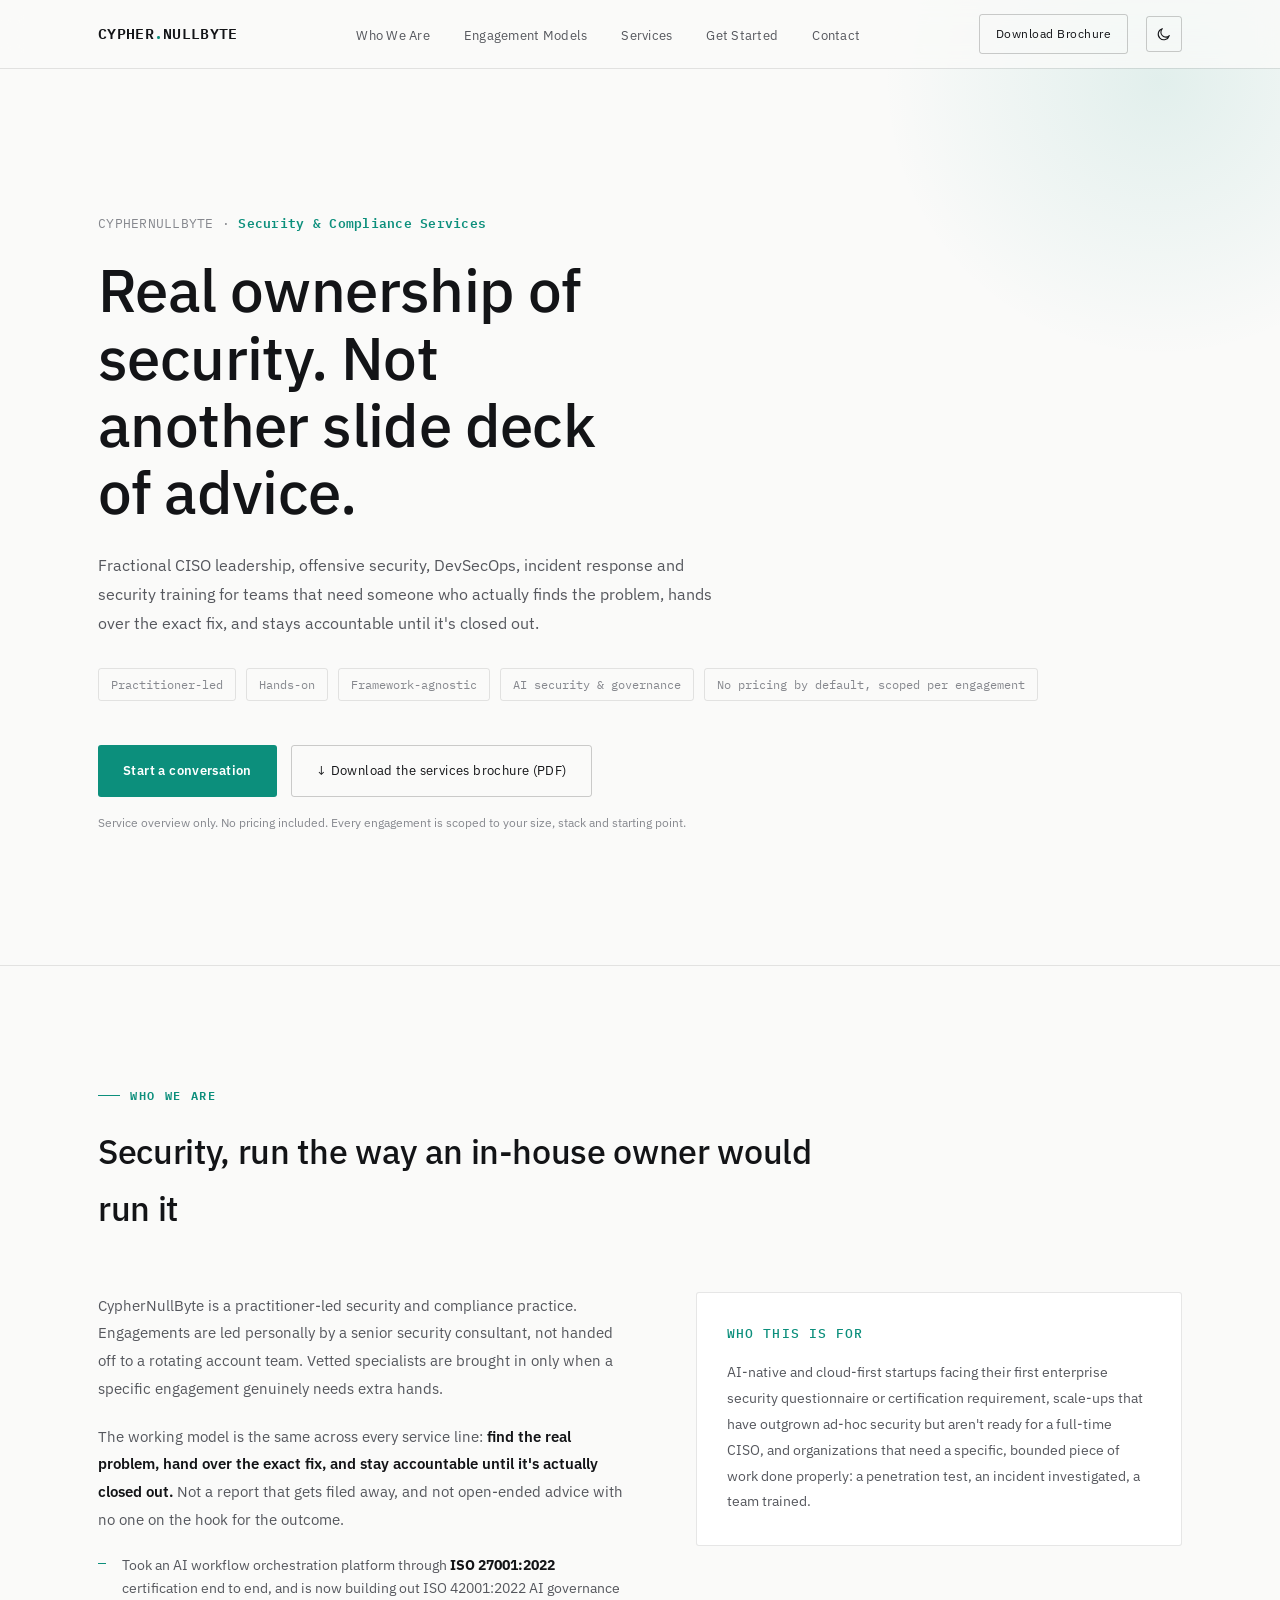
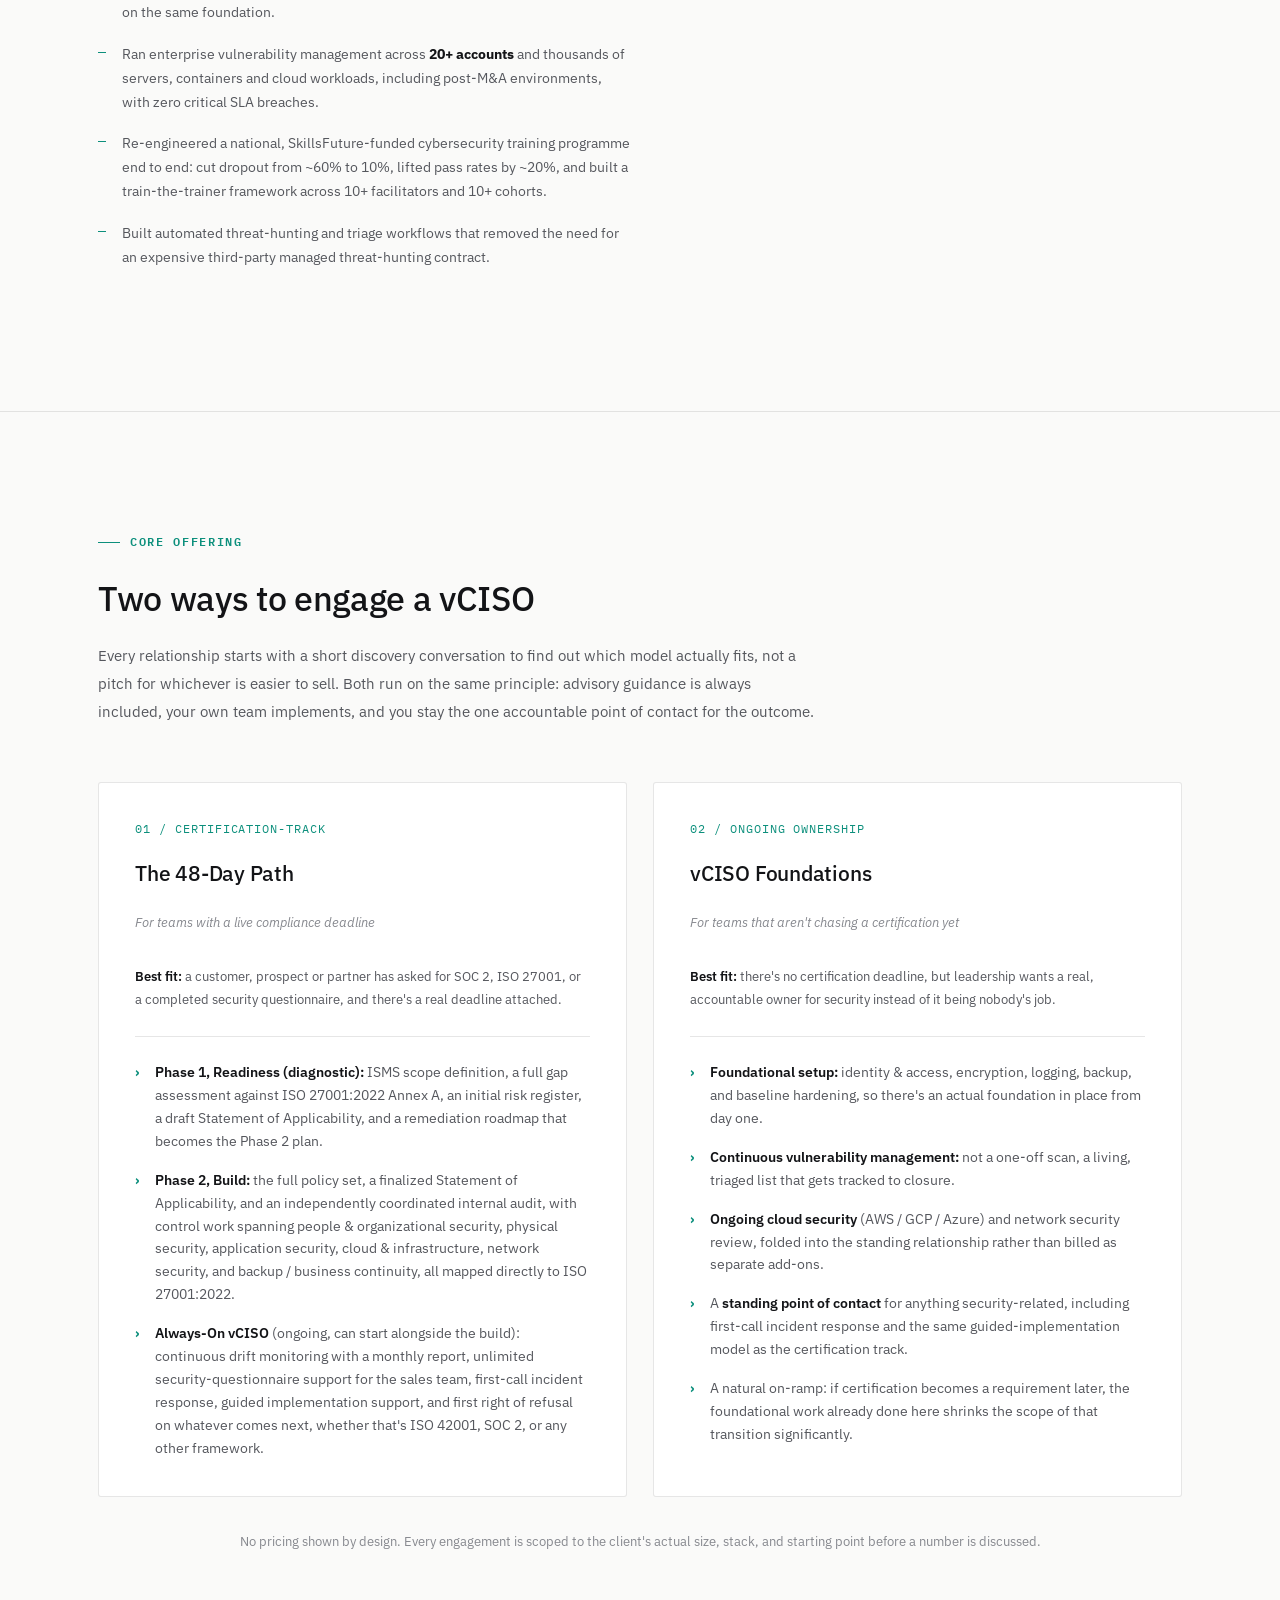
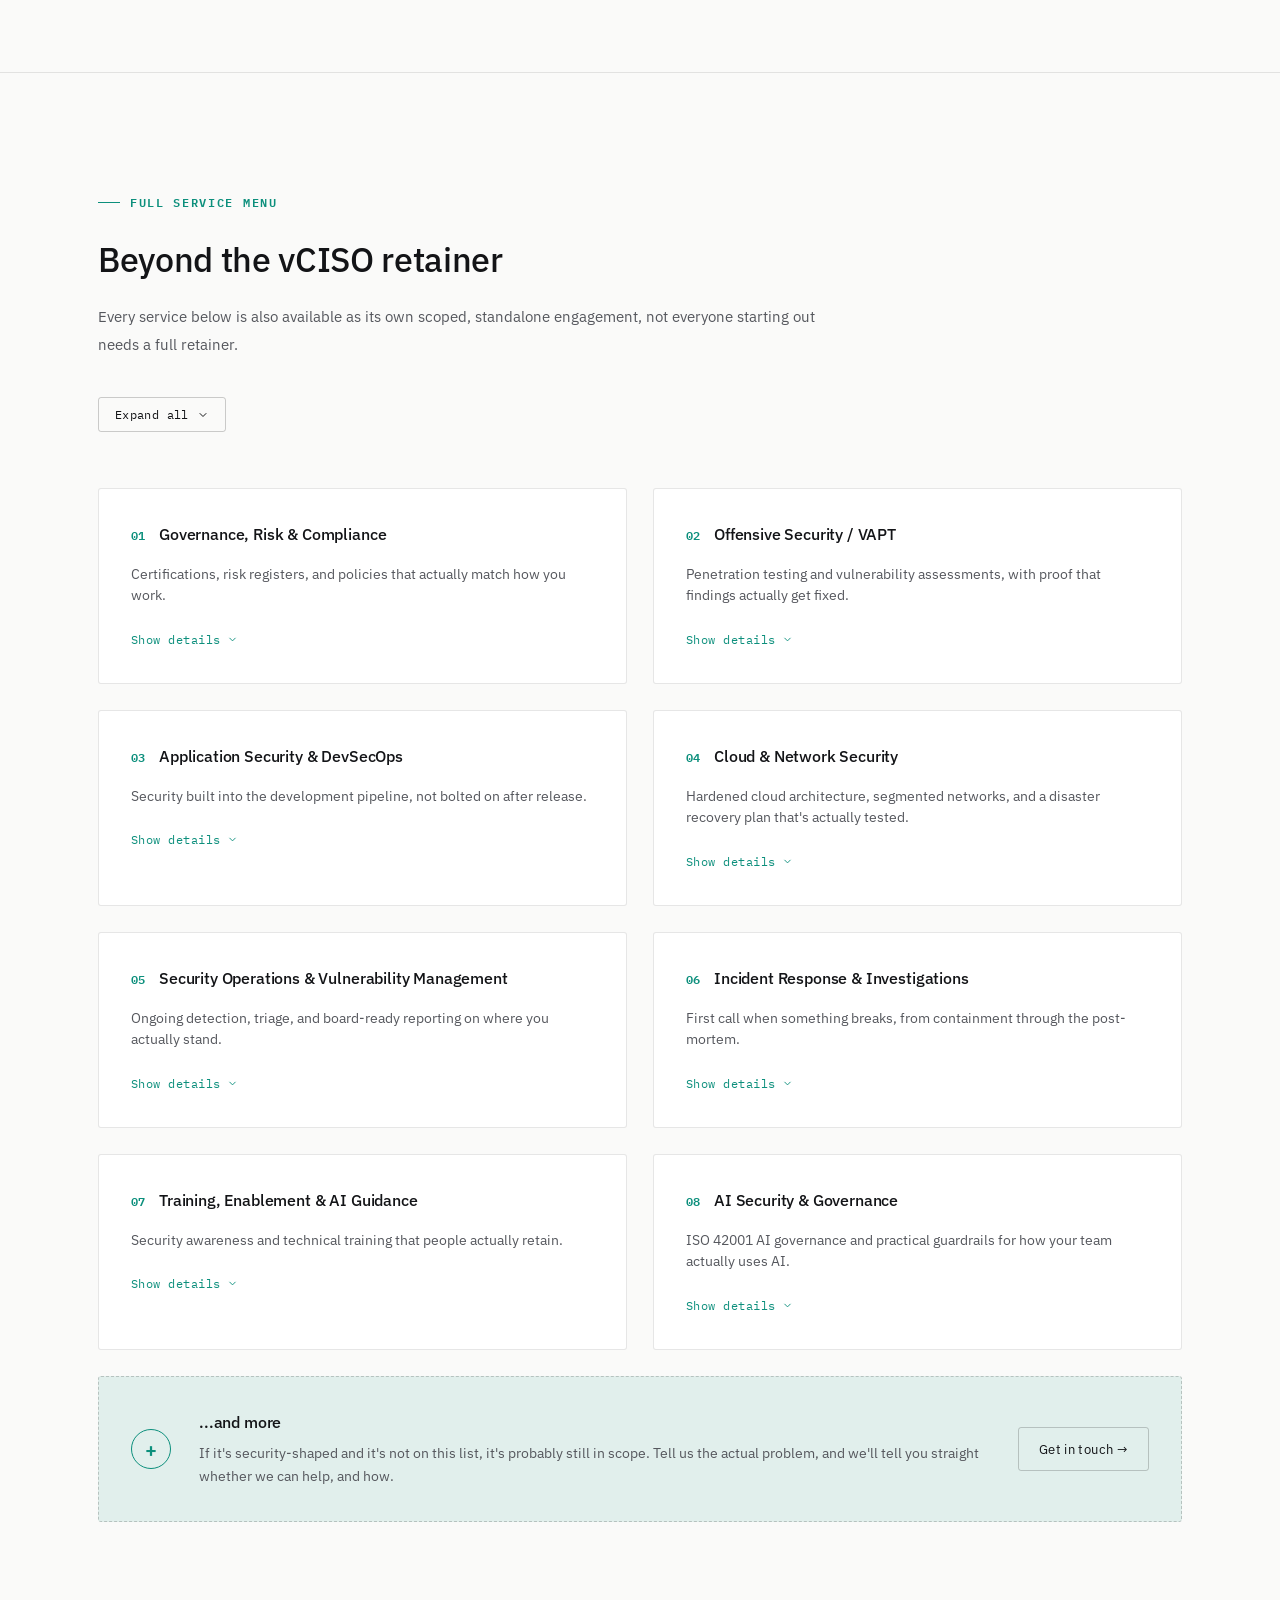
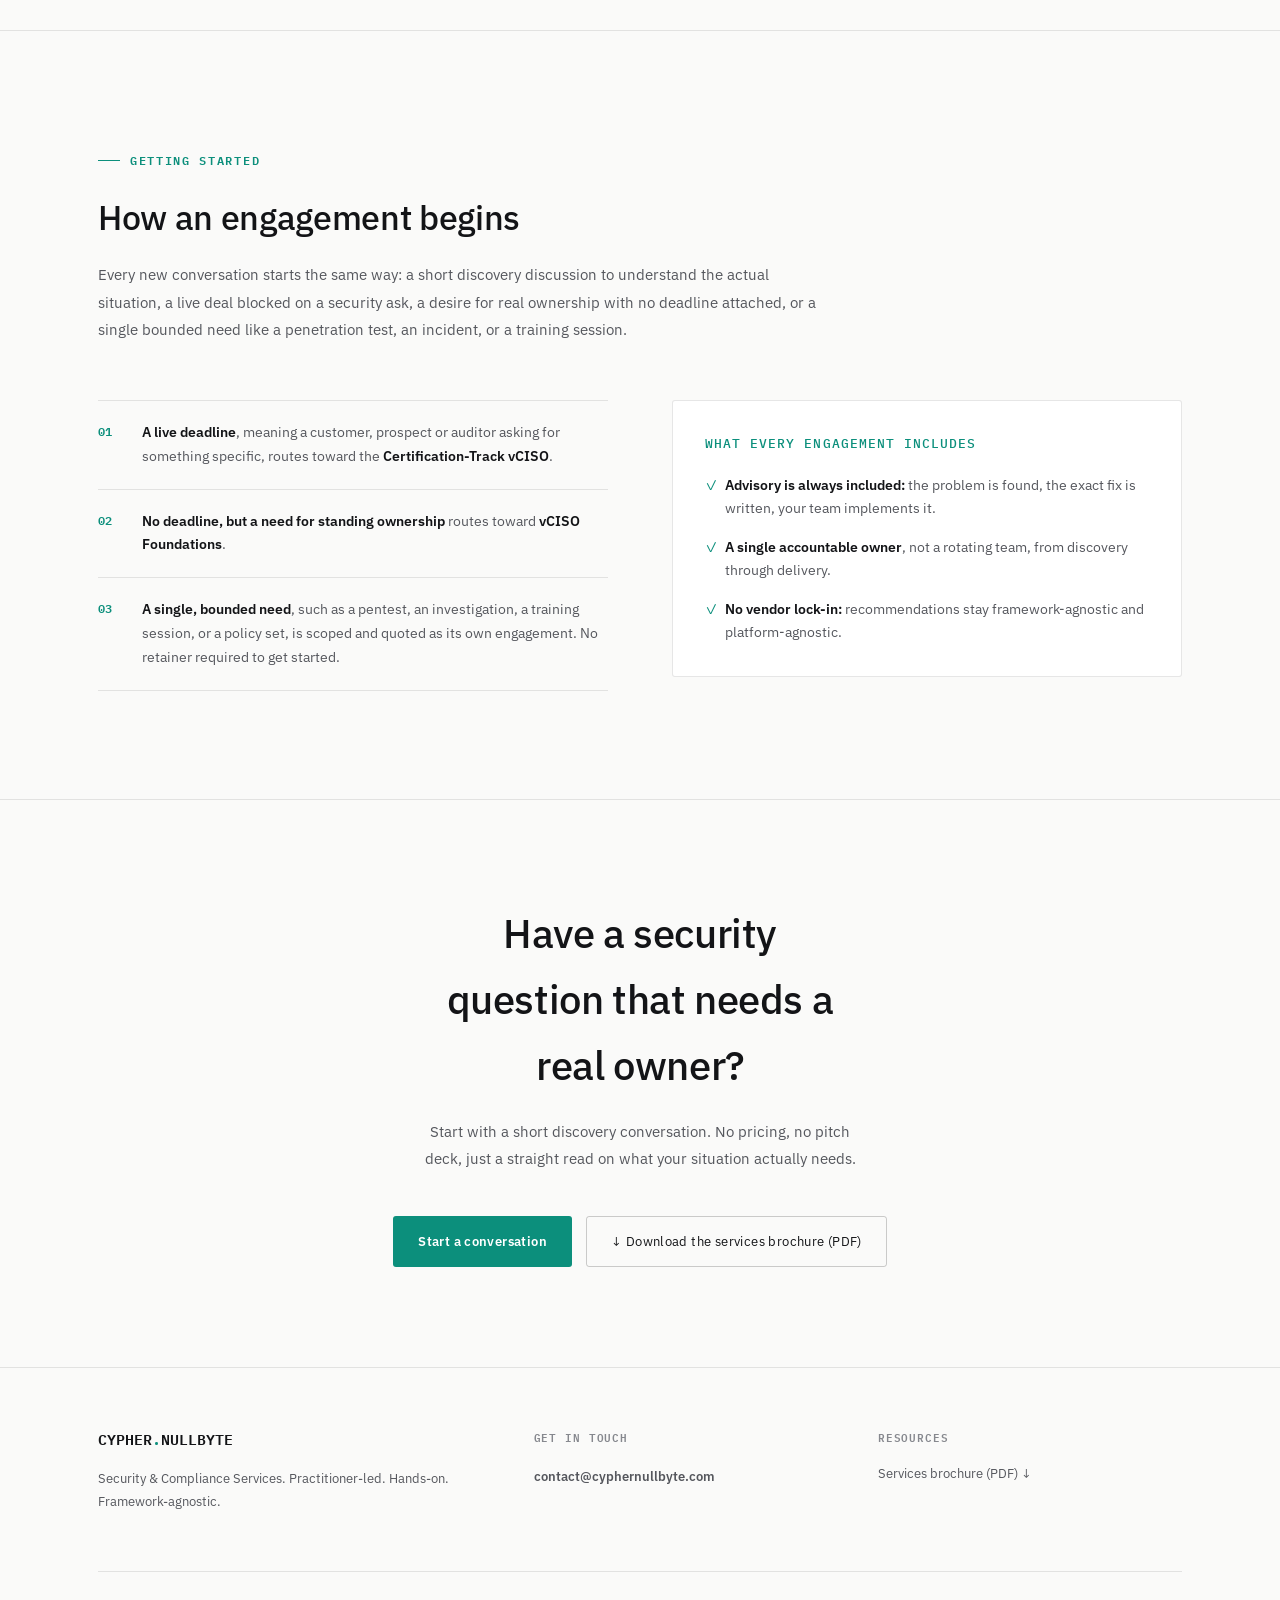
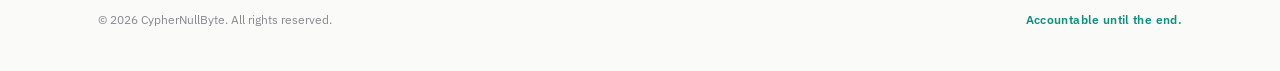
<file: index.html>
<!DOCTYPE html>
<html lang="en">
<head>
      <meta charset="UTF-8">
      <meta name="viewport" content="width=device-width, initial-scale=1.0">
      <meta name="description" content="CypherNullByte is a practitioner-led security and compliance practice: fractional CISO (vCISO) leadership, AI security & governance, offensive security, DevSecOps, incident response and security training. Hands-on, framework-agnostic, and scoped to your actual need instead of a bloated retainer.">
      <meta name="keywords" content="vCISO, fractional CISO, AI security, AI governance, ISO 42001, security compliance, ISO 27001, SOC 2, penetration testing, DevSecOps, incident response, security awareness training">
      <meta name="author" content="cypher-nullbyte">
      <link rel="canonical" href="https://cyphernullbyte.com/">
      <link rel="icon" type="image/png" href="images/favicon.png">

      <title>CypherNullByte | Security &amp; Compliance Services</title>

      <!-- Open Graph -->
      <meta property="og:type" content="website">
      <meta property="og:site_name" content="CypherNullByte">
      <meta property="og:title" content="CypherNullByte | Security &amp; Compliance Services">
      <meta property="og:description" content="Practitioner-led vCISO leadership, offensive security, DevSecOps, incident response and security training for teams that need real ownership of security, not just advice.">
      <meta property="og:url" content="https://cyphernullbyte.com/">
      <meta property="og:image" content="https://cyphernullbyte.com/images/favicon.png">

      <!-- Twitter -->
      <meta name="twitter:card" content="summary">
      <meta name="twitter:title" content="CypherNullByte | Security &amp; Compliance Services">
      <meta name="twitter:description" content="Practitioner-led vCISO leadership, offensive security, DevSecOps, incident response and security training.">
      <meta name="twitter:image" content="https://cyphernullbyte.com/images/favicon.png">

      <link rel="stylesheet" href="style.css">

      <!-- Structured data: lets search and AI answer engines parse services as data, not just prose -->
      <script type="application/ld+json">
      {
            "@context": "https://schema.org",
            "@type": "ProfessionalService",
            "name": "CypherNullByte",
            "url": "https://cyphernullbyte.com/",
            "logo": "https://cyphernullbyte.com/images/favicon.png",
            "description": "Practitioner-led security and compliance practice offering fractional CISO (vCISO) leadership, offensive security, DevSecOps, incident response and security training. Hands-on, framework-agnostic, scoped per engagement with no fixed retainer required.",
            "email": "contact@cyphernullbyte.com",
            "areaServed": "Worldwide",
            "knowsAbout": ["ISO 27001", "ISO 42001", "AI Security", "AI Governance", "AI Risk Management", "SOC 2", "GDPR", "HIPAA", "Penetration Testing", "DevSecOps", "Cloud Security", "Incident Response", "Security Awareness Training"],
            "makesOffer": [
                  { "@type": "Offer", "itemOffered": { "@type": "Service", "name": "Certification-Track vCISO (48-Day Path)", "description": "ISO 27001/SOC 2 readiness, ISMS build, and an ongoing Always-On vCISO option for teams with a live compliance deadline." } },
                  { "@type": "Offer", "itemOffered": { "@type": "Service", "name": "vCISO Foundations", "description": "Ongoing, accountable security ownership with no certification deadline required. Includes foundational hardening, continuous vulnerability management, and cloud/network security review." } },
                  { "@type": "Offer", "itemOffered": { "@type": "Service", "name": "Governance, Risk & Compliance", "description": "ISO 27001:2022, ISO 42001:2022 AI governance, SOC 2, GDPR/HIPAA alignment, risk register management, policy development, TPRM, internal audit coordination." } },
                  { "@type": "Offer", "itemOffered": { "@type": "Service", "name": "AI Security & Governance", "description": "ISO 42001:2022 AI management system design, AI-risk awareness training, and practical, model-agnostic AI-tool usage guidance for teams shipping AI features or using AI in regulated workflows." } },
                  { "@type": "Offer", "itemOffered": { "@type": "Service", "name": "Offensive Security / VAPT", "description": "Network, web application, API and cloud penetration testing, vulnerability assessments, remediation verification." } },
                  { "@type": "Offer", "itemOffered": { "@type": "Service", "name": "Application Security & DevSecOps", "description": "Secure SDLC, threat modeling, SAST/DAST/SCA, CI/CD pipeline security, container/Kubernetes controls, secrets management." } },
                  { "@type": "Offer", "itemOffered": { "@type": "Service", "name": "Cloud & Network Security", "description": "AWS/GCP/Azure hardening, network segmentation, zero-trust design, backup and disaster recovery." } },
                  { "@type": "Offer", "itemOffered": { "@type": "Service", "name": "Security Operations & Vulnerability Management", "description": "VMDR programme design, SOC advisory, threat hunting, executive risk reporting." } },
                  { "@type": "Offer", "itemOffered": { "@type": "Service", "name": "Incident Response & Investigations", "description": "IR readiness, first-call triage, breach investigation, digital forensics, post-incident review." } },
                  { "@type": "Offer", "itemOffered": { "@type": "Service", "name": "Training, Enablement & AI Guidance", "description": "Security awareness training, technical curriculum design, train-the-trainer programmes, AI governance and AI-tool usage guidance." } }
            ]
      }
      </script>
</head>
<body>

      <!-- ============================== nav ============================== -->
      <header class="nav">
            <div class="nav__inner">
                  <a href="#top" class="nav__brand">CYPHER<span>.</span>NULLBYTE</a>

                  <ul class="nav__links" id="nav-links">
                        <li><a href="#who">Who We Are</a></li>
                        <li><a href="#engagements">Engagement Models</a></li>
                        <li><a href="#services">Services</a></li>
                        <li><a href="#start">Get Started</a></li>
                        <li><a href="mailto:contact@cyphernullbyte.com">Contact</a></li>
                  </ul>

                  <div class="nav__right">
                        <a class="btn-brochure" href="assets/CypherNullByte-Services-Brochure.pdf" download="CypherNullByte-Services-Brochure.pdf">Download Brochure</a>
                        <button class="theme-toggle" id="theme-toggle" aria-label="Toggle color theme" type="button">
                              <svg class="icon-sun" viewBox="0 0 24 24" fill="none" stroke="currentColor" stroke-width="1.6" stroke-linecap="round"><circle cx="12" cy="12" r="4.2"/><path d="M12 2.5v2.4M12 19.1v2.4M4.2 4.2l1.7 1.7M18.1 18.1l1.7 1.7M2.5 12h2.4M19.1 12h2.4M4.2 19.8l1.7-1.7M18.1 5.9l1.7-1.7"/></svg>
                              <svg class="icon-moon" viewBox="0 0 24 24" fill="none" stroke="currentColor" stroke-width="1.6" stroke-linecap="round" stroke-linejoin="round"><path d="M20 14.5A8.5 8.5 0 1 1 9.5 4a6.8 6.8 0 0 0 10.5 10.5Z"/></svg>
                        </button>
                        <button class="nav-burger" id="nav-burger" aria-label="Toggle menu" type="button">
                              <span></span><span></span><span></span>
                        </button>
                  </div>
            </div>
      </header>

      <main id="top">

            <!-- ============================== hero ============================== -->
            <section class="hero">
                  <div class="wrap">
                        <p class="hero__kicker reveal">CYPHERNULLBYTE · <strong>Security &amp; Compliance Services</strong></p>

                        <h1 class="reveal">Real ownership of security. Not another slide deck of advice.</h1>

                        <p class="hero__lede reveal">Fractional CISO leadership, offensive security, DevSecOps, incident response and security training for teams that need someone who actually finds the problem, hands over the exact fix, and stays accountable until it's closed out.</p>

                        <div class="hero__tags reveal">
                              <span>Practitioner-led</span>
                              <span>Hands-on</span>
                              <span>Framework-agnostic</span>
                              <span>AI security &amp; governance</span>
                              <span>No pricing by default, scoped per engagement</span>
                        </div>

                        <div class="hero__cta reveal">
                              <a class="btn btn-primary" href="#contact">Start a conversation</a>
                              <a class="btn btn-ghost" href="assets/CypherNullByte-Services-Brochure.pdf" download="CypherNullByte-Services-Brochure.pdf">↓ Download the services brochure (PDF)</a>
                        </div>
                        <p class="hero__note reveal">Service overview only. No pricing included. Every engagement is scoped to your size, stack and starting point.</p>
                  </div>
            </section>

            <!-- ============================== who we are ============================== -->
            <section class="section" id="who">
                  <div class="wrap">
                        <div class="section__head reveal">
                              <p class="eyebrow">Who we are</p>
                              <h2 class="section__title">Security, run the way an in-house owner would run it</h2>
                        </div>

                        <div class="about-grid">
                              <div class="about-copy reveal">
                                    <p>CypherNullByte is a practitioner-led security and compliance practice. Engagements are led personally by a senior security consultant, not handed off to a rotating account team. Vetted specialists are brought in only when a specific engagement genuinely needs extra hands.</p>
                                    <p>The working model is the same across every service line: <strong>find the real problem, hand over the exact fix, and stay accountable until it's actually closed out.</strong> Not a report that gets filed away, and not open-ended advice with no one on the hook for the outcome.</p>

                                    <ul class="proof-list">
                                          <li>Took an AI workflow orchestration platform through <b style="color:var(--text)">ISO 27001:2022</b> certification end to end, and is now building out ISO 42001:2022 AI governance on the same foundation.</li>
                                          <li>Ran enterprise vulnerability management across <b style="color:var(--text)">20+ accounts</b> and thousands of servers, containers and cloud workloads, including post-M&amp;A environments, with zero critical SLA breaches.</li>
                                          <li>Re-engineered a national, SkillsFuture-funded cybersecurity training programme end to end: cut dropout from ~60% to 10%, lifted pass rates by ~20%, and built a train-the-trainer framework across 10+ facilitators and 10+ cohorts.</li>
                                          <li>Built automated threat-hunting and triage workflows that removed the need for an expensive third-party managed threat-hunting contract.</li>
                                    </ul>
                              </div>

                              <div class="who-box reveal">
                                    <h3>Who this is for</h3>
                                    <p>AI-native and cloud-first startups facing their first enterprise security questionnaire or certification requirement, scale-ups that have outgrown ad-hoc security but aren't ready for a full-time CISO, and organizations that need a specific, bounded piece of work done properly: a penetration test, an incident investigated, a team trained.</p>
                              </div>
                        </div>
                  </div>
            </section>

            <!-- ============================== engagement models ============================== -->
            <section class="section" id="engagements">
                  <div class="wrap">
                        <div class="section__head reveal">
                              <p class="eyebrow">Core offering</p>
                              <h2 class="section__title">Two ways to engage a vCISO</h2>
                              <p class="section__lead">Every relationship starts with a short discovery conversation to find out which model actually fits, not a pitch for whichever is easier to sell. Both run on the same principle: advisory guidance is always included, your own team implements, and you stay the one accountable point of contact for the outcome.</p>
                        </div>

                        <div class="engagement-grid">
                              <div class="engagement-card reveal">
                                    <div class="engagement-card__num">01 / CERTIFICATION-TRACK</div>
                                    <h3>The 48-Day Path</h3>
                                    <p class="engagement-card__for">For teams with a live compliance deadline</p>
                                    <p class="engagement-card__fit"><b>Best fit:</b> a customer, prospect or partner has asked for SOC 2, ISO 27001, or a completed security questionnaire, and there's a real deadline attached.</p>

                                    <ul class="feature-list">
                                          <li><b>Phase 1, Readiness (diagnostic):</b> ISMS scope definition, a full gap assessment against ISO 27001:2022 Annex A, an initial risk register, a draft Statement of Applicability, and a remediation roadmap that becomes the Phase 2 plan.</li>
                                          <li><b>Phase 2, Build:</b> the full policy set, a finalized Statement of Applicability, and an independently coordinated internal audit, with control work spanning people &amp; organizational security, physical security, application security, cloud &amp; infrastructure, network security, and backup / business continuity, all mapped directly to ISO 27001:2022.</li>
                                          <li><b>Always-On vCISO</b> (ongoing, can start alongside the build): continuous drift monitoring with a monthly report, unlimited security-questionnaire support for the sales team, first-call incident response, guided implementation support, and first right of refusal on whatever comes next, whether that's ISO 42001, SOC 2, or any other framework.</li>
                                    </ul>
                              </div>

                              <div class="engagement-card reveal">
                                    <div class="engagement-card__num">02 / ONGOING OWNERSHIP</div>
                                    <h3>vCISO Foundations</h3>
                                    <p class="engagement-card__for">For teams that aren't chasing a certification yet</p>
                                    <p class="engagement-card__fit"><b>Best fit:</b> there's no certification deadline, but leadership wants a real, accountable owner for security instead of it being nobody's job.</p>

                                    <ul class="feature-list">
                                          <li><b>Foundational setup:</b> identity &amp; access, encryption, logging, backup, and baseline hardening, so there's an actual foundation in place from day one.</li>
                                          <li><b>Continuous vulnerability management:</b> not a one-off scan, a living, triaged list that gets tracked to closure.</li>
                                          <li><b>Ongoing cloud security</b> (AWS / GCP / Azure) and network security review, folded into the standing relationship rather than billed as separate add-ons.</li>
                                          <li>A <b>standing point of contact</b> for anything security-related, including first-call incident response and the same guided-implementation model as the certification track.</li>
                                          <li>A natural on-ramp: if certification becomes a requirement later, the foundational work already done here shrinks the scope of that transition significantly.</li>
                                    </ul>
                              </div>
                        </div>

                        <p class="section__foot-note reveal">No pricing shown by design. Every engagement is scoped to the client's actual size, stack, and starting point before a number is discussed.</p>
                  </div>
            </section>

            <!-- ============================== full service menu ============================== -->
            <section class="section" id="services">
                  <div class="wrap">
                        <div class="section__head section__head--row reveal">
                              <div>
                                    <p class="eyebrow">Full service menu</p>
                                    <h2 class="section__title">Beyond the vCISO retainer</h2>
                                    <p class="section__lead">Every service below is also available as its own scoped, standalone engagement, not everyone starting out needs a full retainer.</p>
                              </div>
                              <button type="button" id="services-expand-all" class="btn-expand-all" aria-expanded="false">
                                    <span class="label-expand">Expand all</span>
                                    <span class="label-collapse">Collapse all</span>
                                    <svg class="chev" viewBox="0 0 24 24" fill="none" stroke="currentColor" stroke-width="2" stroke-linecap="round" stroke-linejoin="round"><path d="M6 9l6 6 6-6"/></svg>
                              </button>
                        </div>

                        <div class="services-grid reveal">

                              <div class="service-card">
                                    <div class="service-card__head"><span class="service-card__num">01</span><h3>Governance, Risk &amp; Compliance</h3></div>
                                    <p class="service-card__highlight">Certifications, risk registers, and policies that actually match how you work.</p>
                                    <button type="button" class="service-card__toggle" aria-expanded="false">
                                          <span class="label-more">Show details</span>
                                          <span class="label-less">Hide details</span>
                                          <svg class="chev" viewBox="0 0 24 24" fill="none" stroke="currentColor" stroke-width="2" stroke-linecap="round" stroke-linejoin="round"><path d="M6 9l6 6 6-6"/></svg>
                                    </button>
                                    <div class="service-card__details"><div class="service-card__details-inner"><ul>
                                          <li><b>ISO 27001:2022 certification readiness:</b> full ISMS build, Annex A gap mapping, Statement of Applicability, internal audit coordination.</li>
                                          <li><b>ISO 42001:2022 AI governance:</b> AI management system design for teams shipping AI features or using AI in regulated workflows.</li>
                                          <li><b>SOC 2 (Type I &amp; II) readiness:</b> control design and the operating-evidence window Type II requires.</li>
                                          <li><b>Privacy &amp; data protection alignment:</b> GDPR and HIPAA gap assessment and control mapping (legal review and DPA drafting stay with your counsel).</li>
                                          <li><b>Risk assessment &amp; risk register management:</b> methodology, scoring, and an actively maintained register.</li>
                                          <li><b>Policy &amp; procedure development:</b> written to match how the organization actually operates.</li>
                                          <li><b>Third-party / vendor risk assessments (TPRM):</b> running your vendor questionnaires, or answering a customer's.</li>
                                          <li><b>Internal audit coordination:</b> sourcing and managing an independent auditor to keep audit independence clean.</li>
                                    </ul></div></div>
                              </div>

                              <div class="service-card">
                                    <div class="service-card__head"><span class="service-card__num">02</span><h3>Offensive Security / VAPT</h3></div>
                                    <p class="service-card__highlight">Penetration testing and vulnerability assessments, with proof that findings actually get fixed.</p>
                                    <button type="button" class="service-card__toggle" aria-expanded="false">
                                          <span class="label-more">Show details</span>
                                          <span class="label-less">Hide details</span>
                                          <svg class="chev" viewBox="0 0 24 24" fill="none" stroke="currentColor" stroke-width="2" stroke-linecap="round" stroke-linejoin="round"><path d="M6 9l6 6 6-6"/></svg>
                                    </button>
                                    <div class="service-card__details"><div class="service-card__details-inner"><ul>
                                          <li>External and internal network penetration testing</li>
                                          <li>Web application and API penetration testing</li>
                                          <li>Cloud environment penetration testing and configuration review</li>
                                          <li>Point-in-time and ongoing vulnerability assessments</li>
                                          <li>Remediation verification and re-testing, so findings get closed, not just logged</li>
                                    </ul></div></div>
                              </div>

                              <div class="service-card">
                                    <div class="service-card__head"><span class="service-card__num">03</span><h3>Application Security &amp; DevSecOps</h3></div>
                                    <p class="service-card__highlight">Security built into the development pipeline, not bolted on after release.</p>
                                    <button type="button" class="service-card__toggle" aria-expanded="false">
                                          <span class="label-more">Show details</span>
                                          <span class="label-less">Hide details</span>
                                          <svg class="chev" viewBox="0 0 24 24" fill="none" stroke="currentColor" stroke-width="2" stroke-linecap="round" stroke-linejoin="round"><path d="M6 9l6 6 6-6"/></svg>
                                    </button>
                                    <div class="service-card__details"><div class="service-card__details-inner"><ul>
                                          <li>Secure SDLC design and threat modeling for new features and high-risk workflows</li>
                                          <li>SAST, DAST and SCA integration into the existing development workflow</li>
                                          <li>CI/CD pipeline security automation and container / Kubernetes controls</li>
                                          <li>Secrets management architecture (e.g. HashiCorp Vault) across cloud and on-prem</li>
                                          <li>Infrastructure-as-code review and cloud security posture management</li>
                                    </ul></div></div>
                              </div>

                              <div class="service-card">
                                    <div class="service-card__head"><span class="service-card__num">04</span><h3>Cloud &amp; Network Security</h3></div>
                                    <p class="service-card__highlight">Hardened cloud architecture, segmented networks, and a disaster recovery plan that's actually tested.</p>
                                    <button type="button" class="service-card__toggle" aria-expanded="false">
                                          <span class="label-more">Show details</span>
                                          <span class="label-less">Hide details</span>
                                          <svg class="chev" viewBox="0 0 24 24" fill="none" stroke="currentColor" stroke-width="2" stroke-linecap="round" stroke-linejoin="round"><path d="M6 9l6 6 6-6"/></svg>
                                    </button>
                                    <div class="service-card__details"><div class="service-card__details-inner"><ul>
                                          <li>Cloud security architecture and hardening across AWS, GCP and Azure</li>
                                          <li>Network segmentation, firewall and access-control review</li>
                                          <li>Zero-trust and secure remote-access design</li>
                                          <li>Backup, disaster recovery and business continuity design, including restore validation and runbooks</li>
                                    </ul></div></div>
                              </div>

                              <div class="service-card">
                                    <div class="service-card__head"><span class="service-card__num">05</span><h3>Security Operations &amp; Vulnerability Management</h3></div>
                                    <p class="service-card__highlight">Ongoing detection, triage, and board-ready reporting on where you actually stand.</p>
                                    <button type="button" class="service-card__toggle" aria-expanded="false">
                                          <span class="label-more">Show details</span>
                                          <span class="label-less">Hide details</span>
                                          <svg class="chev" viewBox="0 0 24 24" fill="none" stroke="currentColor" stroke-width="2" stroke-linecap="round" stroke-linejoin="round"><path d="M6 9l6 6 6-6"/></svg>
                                    </button>
                                    <div class="service-card__details"><div class="service-card__details-inner"><ul>
                                          <li>Vulnerability management programme design and day-to-day operation (VMDR lifecycle)</li>
                                          <li>SOC advisory: detection engineering guidance and MITRE ATT&amp;CK-aligned monitoring</li>
                                          <li>Threat hunting and triage workflow design</li>
                                          <li>Executive risk dashboards and board-ready reporting on posture, remediation and incident trends</li>
                                    </ul></div></div>
                              </div>

                              <div class="service-card">
                                    <div class="service-card__head"><span class="service-card__num">06</span><h3>Incident Response &amp; Investigations</h3></div>
                                    <p class="service-card__highlight">First call when something breaks, from containment through the post-mortem.</p>
                                    <button type="button" class="service-card__toggle" aria-expanded="false">
                                          <span class="label-more">Show details</span>
                                          <span class="label-less">Hide details</span>
                                          <svg class="chev" viewBox="0 0 24 24" fill="none" stroke="currentColor" stroke-width="2" stroke-linecap="round" stroke-linejoin="round"><path d="M6 9l6 6 6-6"/></svg>
                                    </button>
                                    <div class="service-card__details"><div class="service-card__details-inner"><ul>
                                          <li>Incident response readiness: runbooks, playbooks and tabletop exercises</li>
                                          <li>First-call triage and containment coordination</li>
                                          <li>Breach and incident investigation support</li>
                                          <li>Digital forensics support and evidence handling</li>
                                          <li>Post-incident review and lessons-learned facilitation</li>
                                    </ul></div></div>
                              </div>

                              <div class="service-card">
                                    <div class="service-card__head"><span class="service-card__num">07</span><h3>Training, Enablement &amp; AI Guidance</h3></div>
                                    <p class="service-card__highlight">Security awareness and technical training that people actually retain.</p>
                                    <button type="button" class="service-card__toggle" aria-expanded="false">
                                          <span class="label-more">Show details</span>
                                          <span class="label-less">Hide details</span>
                                          <svg class="chev" viewBox="0 0 24 24" fill="none" stroke="currentColor" stroke-width="2" stroke-linecap="round" stroke-linejoin="round"><path d="M6 9l6 6 6-6"/></svg>
                                    </button>
                                    <div class="service-card__details"><div class="service-card__details-inner"><ul>
                                          <li>Security awareness training for all-staff audiences, built around how the organization actually works</li>
                                          <li>Technical curriculum design and delivery: network security, ethical hacking, digital forensics, security monitoring, and applied AI-in-security</li>
                                          <li>Train-the-trainer programmes to scale delivery across multiple facilitators without losing consistency</li>
                                          <li>Practical, model-agnostic AI-tool usage guidance: how people use it, verify its output, and stay accountable for it. Humans remain the end controllers.</li>
                                          <li>AI governance and AI-risk awareness training, tied into ISO 42001 work where relevant</li>
                                    </ul></div></div>
                              </div>

                              <div class="service-card">
                                    <div class="service-card__head"><span class="service-card__num">08</span><h3>AI Security &amp; Governance</h3></div>
                                    <p class="service-card__highlight">ISO 42001 AI governance and practical guardrails for how your team actually uses AI.</p>
                                    <button type="button" class="service-card__toggle" aria-expanded="false">
                                          <span class="label-more">Show details</span>
                                          <span class="label-less">Hide details</span>
                                          <svg class="chev" viewBox="0 0 24 24" fill="none" stroke="currentColor" stroke-width="2" stroke-linecap="round" stroke-linejoin="round"><path d="M6 9l6 6 6-6"/></svg>
                                    </button>
                                    <div class="service-card__details"><div class="service-card__details-inner"><ul>
                                          <li><b>ISO 42001:2022 AI management system design:</b> for teams shipping AI features or using AI in regulated workflows.</li>
                                          <li><b>AI governance and AI-risk awareness training</b>, tied into ISO 42001 work where relevant.</li>
                                          <li>Practical, <b>model-agnostic AI-tool usage guidance:</b> how your people use it, verify its output, and stay accountable for it. Humans remain the end controllers.</li>
                                          <li>Fits naturally alongside ISO 27001 / SOC 2 work, or stands alone as its own scoped engagement.</li>
                                    </ul></div></div>
                              </div>

                              <div class="service-card service-card--more">
                                    <div class="service-card--more__mark">+</div>
                                    <div class="service-card--more__body">
                                          <h3>...and more</h3>
                                          <p>If it's security-shaped and it's not on this list, it's probably still in scope. Tell us the actual problem, and we'll tell you straight whether we can help, and how.</p>
                                    </div>
                                    <a class="btn btn-ghost service-card--more__cta" href="#contact">Get in touch →</a>
                              </div>

                        </div>
                  </div>
            </section>

            <!-- ============================== getting started ============================== -->
            <section class="section" id="start">
                  <div class="wrap">
                        <div class="section__head reveal">
                              <p class="eyebrow">Getting started</p>
                              <h2 class="section__title">How an engagement begins</h2>
                              <p class="section__lead">Every new conversation starts the same way: a short discovery discussion to understand the actual situation, a live deal blocked on a security ask, a desire for real ownership with no deadline attached, or a single bounded need like a penetration test, an incident, or a training session.</p>
                        </div>

                        <div class="start-grid">
                              <ol class="route-list reveal">
                                    <li><b>A live deadline</b>, meaning a customer, prospect or auditor asking for something specific, routes toward the <b>Certification-Track vCISO</b>.</li>
                                    <li><b>No deadline, but a need for standing ownership</b> routes toward <b>vCISO Foundations</b>.</li>
                                    <li><b>A single, bounded need</b>, such as a pentest, an investigation, a training session, or a policy set, is scoped and quoted as its own engagement. No retainer required to get started.</li>
                              </ol>

                              <div class="includes-box reveal">
                                    <h3>What every engagement includes</h3>
                                    <ul>
                                          <li><b>Advisory is always included:</b> the problem is found, the exact fix is written, your team implements it.</li>
                                          <li><b>A single accountable owner</b>, not a rotating team, from discovery through delivery.</li>
                                          <li><b>No vendor lock-in:</b> recommendations stay framework-agnostic and platform-agnostic.</li>
                                    </ul>
                              </div>
                        </div>
                  </div>
            </section>

            <!-- ============================== cta strip ============================== -->
            <section class="cta-strip">
                  <div class="wrap reveal">
                        <h2>Have a security question that needs a real owner?</h2>
                        <p>Start with a short discovery conversation. No pricing, no pitch deck, just a straight read on what your situation actually needs.</p>
                        <div class="hero__cta">
                              <a class="btn btn-primary" href="#contact">Start a conversation</a>
                              <a class="btn btn-ghost" href="assets/CypherNullByte-Services-Brochure.pdf" download="CypherNullByte-Services-Brochure.pdf">↓ Download the services brochure (PDF)</a>
                        </div>
                  </div>
            </section>

      </main>

      <!-- ============================== footer ============================== -->
      <footer class="site-footer" id="contact">
            <div class="wrap">

                  <div class="footer-grid">
                        <div class="footer-col reveal">
                              <div class="footer-brand">CYPHER<span>.</span>NULLBYTE</div>
                              <p>Security &amp; Compliance Services. Practitioner-led. Hands-on. Framework-agnostic.</p>
                        </div>

                        <div class="footer-col reveal">
                              <h4>Get in touch</h4>
                              <a class="footer-email" href="mailto:contact@cyphernullbyte.com">contact@cyphernullbyte.com</a>
                        </div>

                        <div class="footer-col reveal">
                              <h4>Resources</h4>
                              <a class="footer-link" href="assets/CypherNullByte-Services-Brochure.pdf" download="CypherNullByte-Services-Brochure.pdf">Services brochure (PDF) ↓</a>
                              <!-- reserved for future use, intentionally left empty -->
                        </div>
                  </div>

                  <div class="footer-bottom">
                        <p class="footer-bottom__copy">© <span id="year"></span> CypherNullByte. All rights reserved.</p>
                        <p class="footer-bottom__tag"><strong>Accountable until the end.</strong></p>
                  </div>
            </div>
      </footer>

      <script src="script.js"></script>
</body>
</html>
</file>
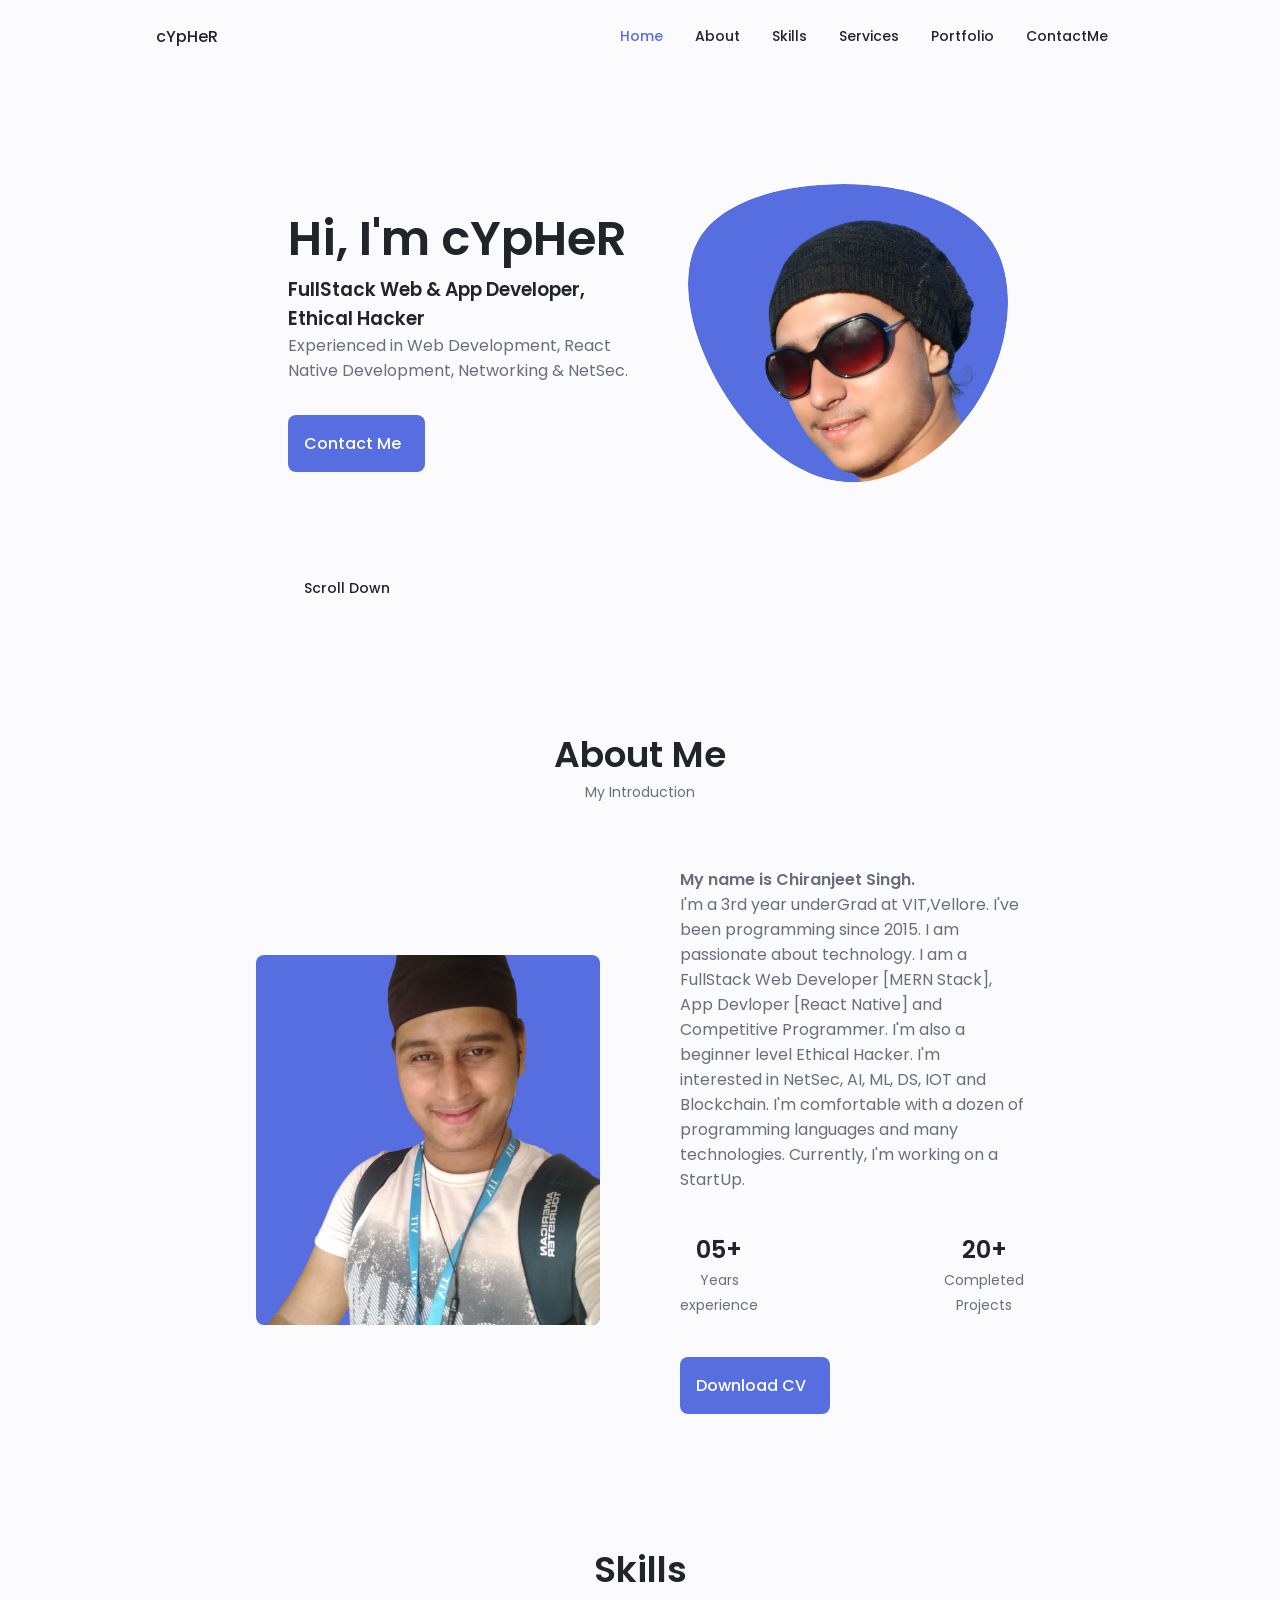
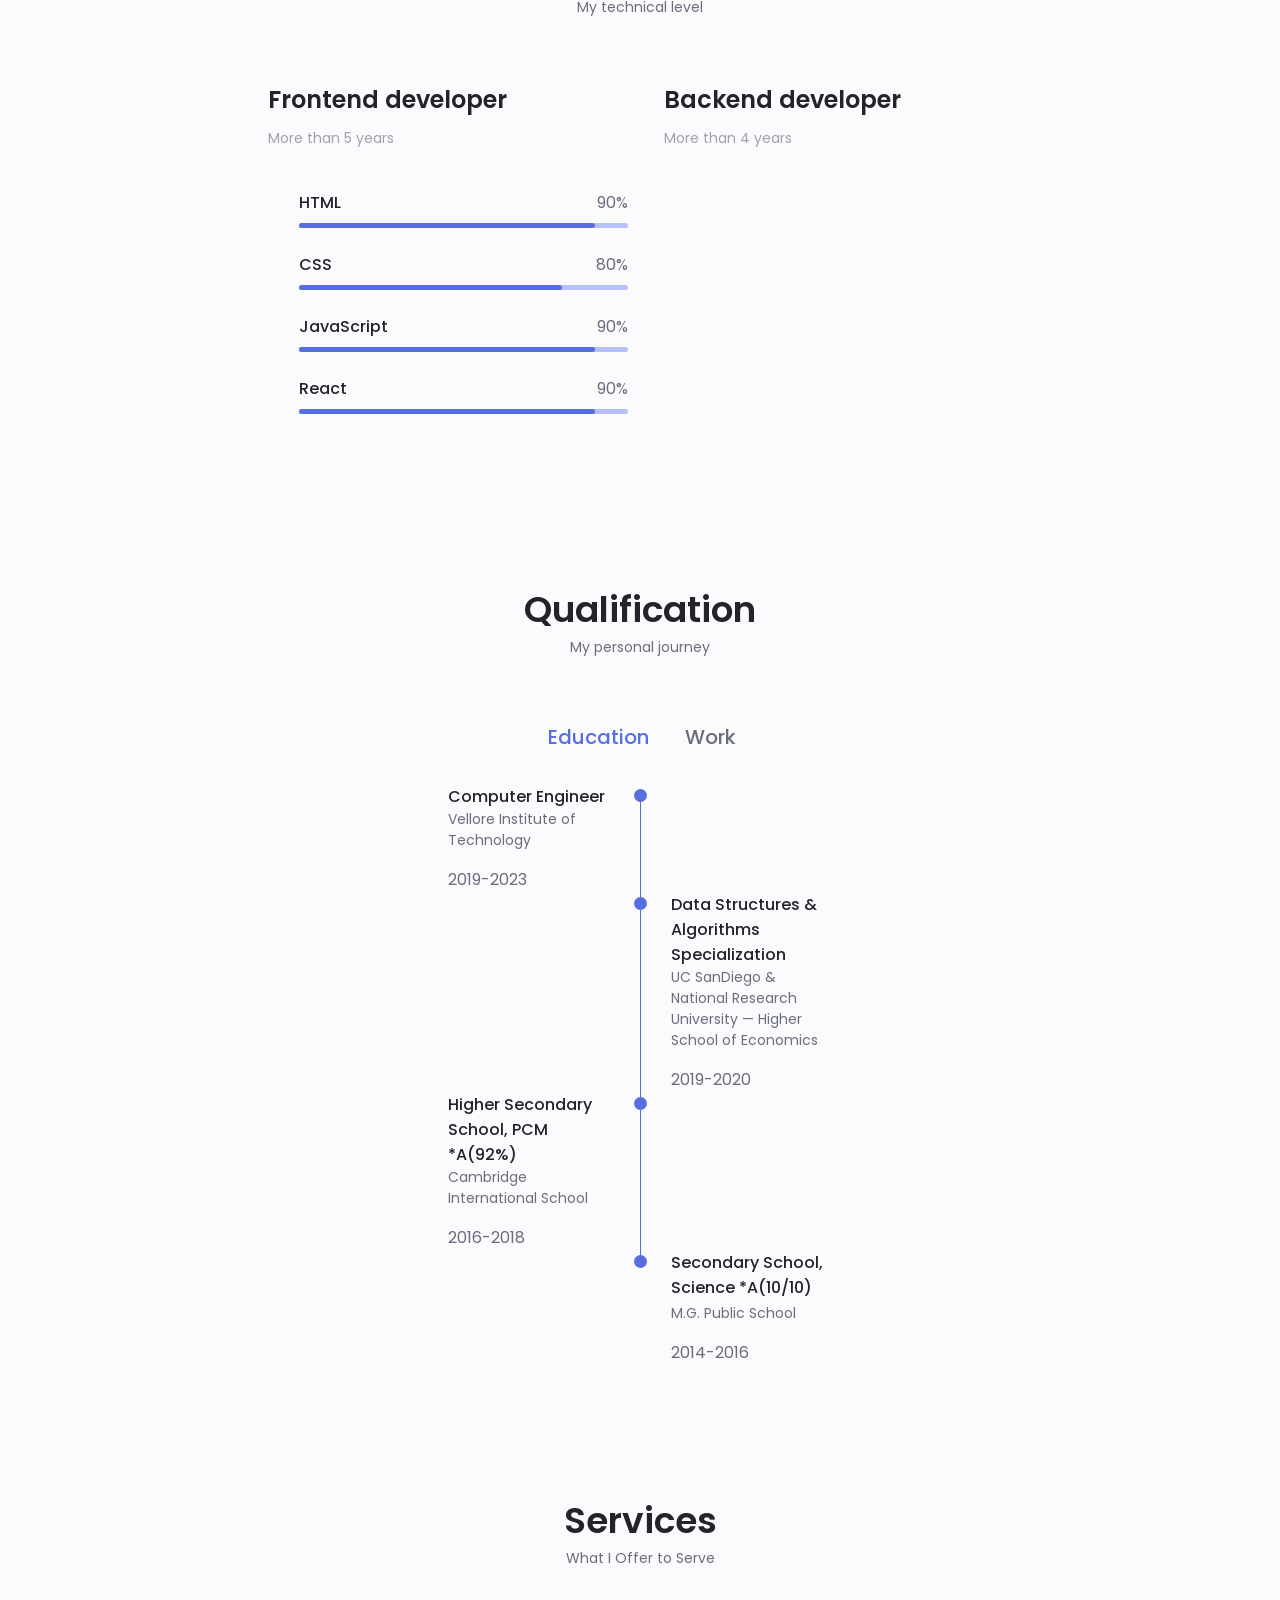
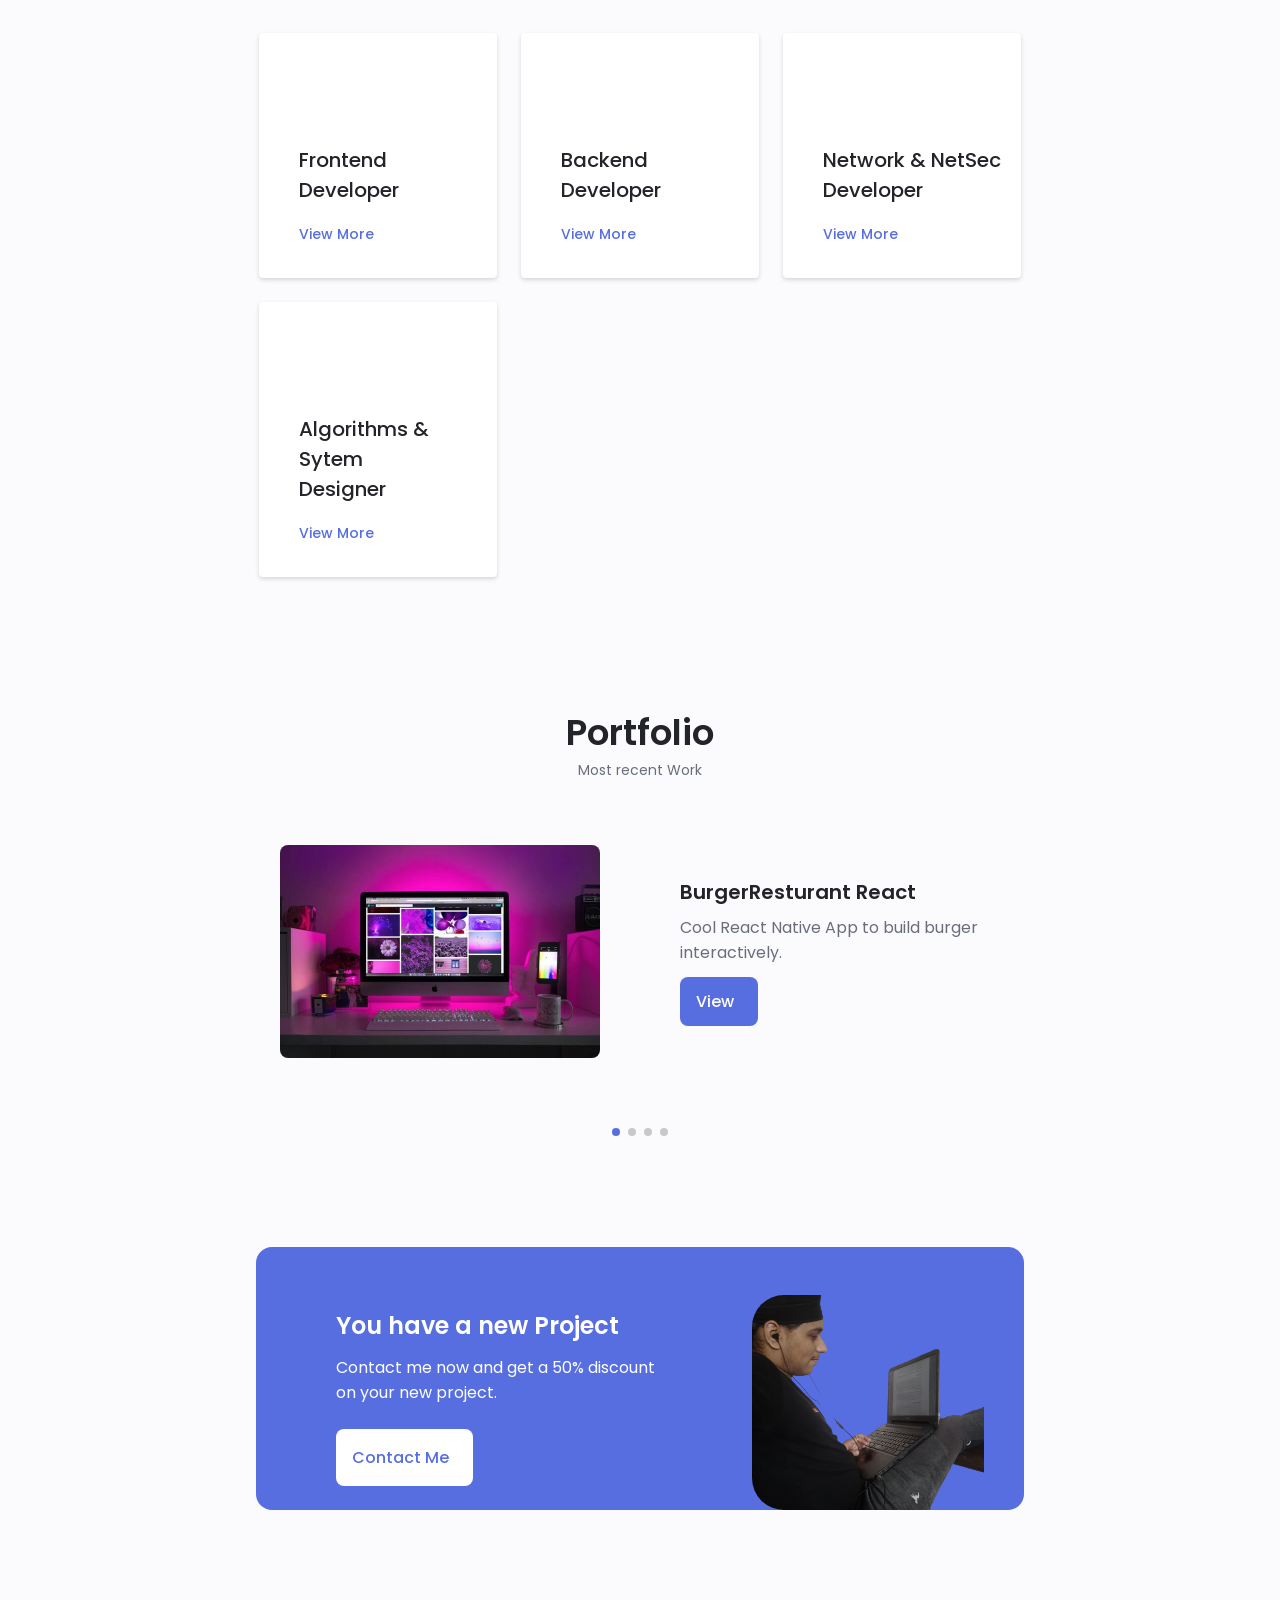
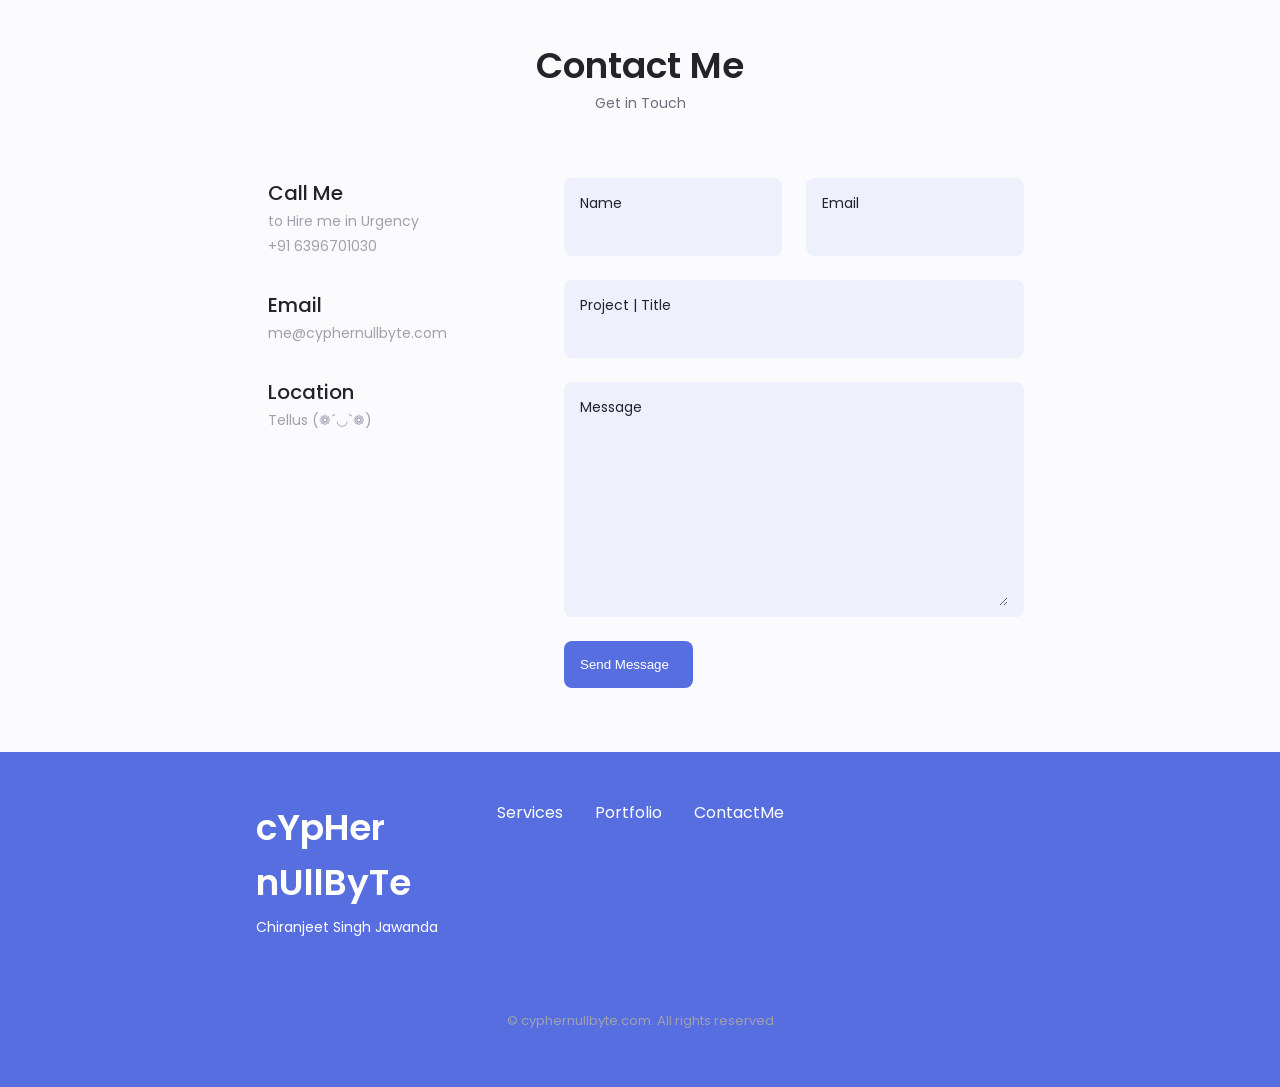
<file: indexfull.html>
<!DOCTYPE html>
    <html lang="en">
    <head>
        <meta charset="UTF-8">
        <meta name="viewport" content="width=device-width, initial-scale=1.0">
        <link rel="icon" href="assets//img/perfil.png">
        <!--==================== UNICONS ====================-->
        <link rel="stylesheet" href="https://unicons.iconscout.com/release/v4.0.0/css/line.css">
        
        <!--==================== SWIPER CSS ====================-->
        <link rel="stylesheet" href="assets/css/swiper-bundle.min.css">
        
        <!--==================== CSS ====================-->
        <link rel="stylesheet" href="assets/css/styles.css">

        <title>cYpHeR | CS Jawanda</title>
    </head>
    <body>
        <!--==================== HEADER ====================-->
        <header class="header" id="header">
            <nav class="nav container">
                <a href="https://cyphernullbyte.com" class="nav__logo">cYpHeR</a>
                <div class="nav__menu" id="nav-menu">
                    <ul class="nav__list grid">
                        <li class="nav__item">
                            <a href="#home" class="nav__link active-link">
                                <i class="uil uil-estate nav__icon"></i> Home
                            </a>
                        </li>
                        <li class="nav__item">
                            <a href="#about" class="nav__link">
                                <i class="uil uil-user nav__icon"></i> About
                            </a>
                        </li>
                        <li class="nav__item">
                            <a href="#skills" class="nav__link">
                                <i class="uil uil-file-alt nav__icon"></i> Skills
                            </a>
                        </li>
                        <li class="nav__item">
                            <a href="#services" class="nav__link">
                                <i class="uil uil-briefcase-alt nav__icon"></i> Services
                            </a>
                        </li>
                        <li class="nav__item">
                            <a href="#portfolio" class="nav__link">
                                <i class="uil uil-scenery nav__icon"></i> Portfolio
                            </a>
                        </li>
                        <li class="nav__item">
                            <a href="#contact" class="nav__link">
                                <i class="uil uil-message nav__icon"></i> ContactMe
                            </a>
                        </li>
                    </ul>
                    <i class="uil uil-times nav__close" id="nav-close"></i>
                </div>
                <div class="nav__btns">
                    <!-- Theme change button -->
                    <div>
                        <i class="uil uil-moon change-theme" id="theme-button"></i>
                    </div>
                    <div class="nav__toggle" id="nav-toggle">
                        <i class="uil uil-apps"></i>
                    </div>
                </div>
            </nav>
        </header>

        <!--==================== MAIN ====================-->
        <main class="main">
            <!--==================== HOME ====================-->
            <section class="home section" id="home">
                <div class="home__container container grid">
                    <div class="home__content grid">
                        <div class="home__social">
                            <a href="https://www.linkedin.com/in/cs-jawanda/" class="home__social-icon" target="_blank">
                                <i class="uil uil-linkedin-alt"></i>
                            </a>
                            <a href="mailto:me@cyphernullbyte.com" class="home__social-icon" target="_blank">
                                <i class="uil uil-envelope"></i>
                            </a>
                            <a href="https://github.com/cypher-nullbyte" class="home__social-icon" target="_blank">
                                <i class="uil uil-github-alt"></i>
                            </a>
                        </div>

                        <div class="home__img">
                            <svg class="home__blob" viewBox="0 0 200 187" xmlns="http://www.w3.org/2000/svg" xmlns:xlink="http://www.w3.org/1999/xlink">
                                <mask id="mask0" mask-type="alpha">
                                    <path d="M190.312 36.4879C206.582 62.1187 201.309 102.826 182.328 134.186C163.346 165.547 
                                    130.807 187.559 100.226 186.353C69.6454 185.297 41.0228 161.023 21.7403 129.362C2.45775 
                                    97.8511 -7.48481 59.1033 6.67581 34.5279C20.9871 10.1032 59.7028 -0.149132 97.9666 
                                    0.00163737C136.23 0.303176 174.193 10.857 190.312 36.4879Z"/>
                                </mask>
                                <g mask="url(#mask0)">
                                    <path d="M190.312 36.4879C206.582 62.1187 201.309 102.826 182.328 134.186C163.346 
                                    165.547 130.807 187.559 100.226 186.353C69.6454 185.297 41.0228 161.023 21.7403 
                                    129.362C2.45775 97.8511 -7.48481 59.1033 6.67581 34.5279C20.9871 10.1032 59.7028 
                                    -0.149132 97.9666 0.00163737C136.23 0.303176 174.193 10.857 190.312 36.4879Z"/>
                                    <image class="home__blob-img" x="12" y="18" xlink:href="assets/img/perfil.png"/>
                                </g>
                            </svg>
                        </div>
                        <div class="home__data">
                            <h1 class="home__title">
                                Hi, I'm cYpHeR
                            </h1>
                            <h3> FullStack Web & App Developer, Ethical Hacker</h3>
                            <p class="home__description">Experienced in Web Development, React Native Development, Networking & NetSec.</p>
                            <a href="#contact" class="button button--flex">
                                Contact Me<i class="uil uil-message button__icon"></i>
                            </a>
                        </div>
                    </div>
                    <div class="home__scroll">
                        <a href="#about" class="home__scroll-button button--flex">
                            <i class="uil uil-mouse-alt home__scroll-mouse"></i>
                            <span class="home__scroll-name">Scroll Down</span>
                            <i class="uil uil-arrow-down home__scroll-arrow"></i>
                        </a>
                    </div>
                </div>
            </section>

            <!--==================== ABOUT ====================-->
            <section class="about section" id="about">
                <h2 class="section__title">About Me</h2>
                <span class="section__subtitle">My Introduction</span>
                <div class="about__container container grid">
                    <img src="assets/img/about2.png" alt="" class="about__img">
                    <div class="about__data">
                        <span class="about__subtitle">My name is Chiranjeet Singh.</span>
                        <p class="about__description">
                            I'm a 3rd year underGrad at VIT,Vellore. I've been programming since 2015. I am passionate about technology. I am a FullStack Web Developer [MERN Stack], App Devloper [React Native] and Competitive Programmer.
                            I'm also a beginner level Ethical Hacker. I'm interested in NetSec, AI, ML, DS, IOT and Blockchain. I'm comfortable with a dozen of programming languages and many technologies. Currently, I'm working on a StartUp.
                        </p>
                        <div class="about__info">
                            <div>
                                <span class="about__info-title">05+</span>
                                <span class="about__info-name">Years <br> experience</span>
                            </div>
                            <div>
                                <span class="about__info-title">20+</span>
                                <span class="about__info-name">Completed <br> Projects</span>
                            </div>
                        </div>
                        <div class="about__buttons">
                            <a href="assets/pdf/cv.pdf" class="button button--flex" target="_blank">
                                Download CV<i class="uil uil-download-alt button__icon"></i>
                            </a>
                        </div>
                    </div>
                </div>
                
            </section>

            <!--==================== SKILLS ====================-->
            <section class="skills section" id="skills">
                <h2 class="section__title">Skills</h2>
                <span class="section__subtitle">My technical level</span>
                <div class="skills__container container grid">
                        <!--==================== SKILLS1 ====================-->
                        <div class="skills__content skills__open">
                            <div class="skills__header">
                                <i class="uil uil-brackets-curly skills__icon"></i>
                                <div>
                                    <h1 class="skills__titles">Frontend developer</h1>
                                    <span class="skills__subtitle">More than 5 years</span>
                                </div>
                                <i class="uil uil-angle-down skills__arrow"></i>
                            </div>
                            <div class="skills__list grid">
                                <div class="skills__data">
                                    <div class="skills__titles">
                                        <h3 class="skills__name">HTML</h3>
                                        <span class="skills__number">90%</span>
                                    </div>
                                    <div class="skills__bar">
                                        <span class="skills__percentage skills__html"></span>
                                    </div>
                                </div>
                                <div class="skills__data">
                                    <div class="skills__titles">
                                        <h3 class="skills__name">CSS</h3>
                                        <span class="skills__number">80%</span>
                                    </div>
                                    <div class="skills__bar">
                                        <span class="skills__percentage skills__css"></span>
                                    </div>
                                </div>
                                <div class="skills__data">
                                    <div class="skills__titles">
                                        <h3 class="skills__name">JavaScript</h3>
                                        <span class="skills__number">90%</span>
                                    </div>
                                    <div class="skills__bar">
                                        <span class="skills__percentage skills__js"></span>
                                    </div>
                                </div>
                                <div class="skills__data">
                                    <div class="skills__titles">
                                        <h3 class="skills__name">React</h3>
                                        <span class="skills__number">90%</span>
                                    </div>
                                    <div class="skills__bar">
                                        <span class="skills__percentage skills__react"></span>
                                    </div>
                                </div>
                            </div>
                        </div>
                        
                        <!--==================== SKILLS2 ====================-->
                        <div class="skills__content skills__close">
                            <div class="skills__header">
                                <i class="uil uil-server-network skills__icon"></i>
                                <div>
                                    <h1 class="skills__titles">Backend developer</h1>
                                    <span class="skills__subtitle">More than 4 years</span>
                                </div>
                                <i class="uil uil-angle-down skills__arrow"></i>
                            </div>
                            <div class="skills__list grid">
                                <div class="skills__data">
                                    <div class="skills__titles">
                                        <h3 class="skills__name">PHP</h3>
                                        <span class="skills__number">60%</span>
                                    </div>
                                    <div class="skills__bar">
                                        <span class="skills__percentage skills__php"></span>
                                    </div>
                                </div>
                                <div class="skills__data">
                                    <div class="skills__titles">
                                        <h3 class="skills__name">Node Js</h3>
                                        <span class="skills__number">80%</span>
                                    </div>
                                    <div class="skills__bar">
                                        <span class="skills__percentage skills__node"></span>
                                    </div>
                                </div>
                                <div class="skills__data">
                                    <div class="skills__titles">
                                        <h3 class="skills__name">Firebase</h3>
                                        <span class="skills__number">70%</span>
                                    </div>
                                    <div class="skills__bar">
                                        <span class="skills__percentage skills__firebase"></span>
                                    </div>
                                </div>
                                <div class="skills__data">
                                    <div class="skills__titles">
                                        <h3 class="skills__name">Mongo DB</h3>
                                        <span class="skills__number">70%</span>
                                    </div>
                                    <div class="skills__bar">
                                        <span class="skills__percentage skills__mongo"></span>
                                    </div>
                                </div>
                            </div>
                        </div>

                </div>
            </section>

            <!--==================== QUALIFICATION ====================-->
            <section class="qualification section">
                <h2 class="section__title">Qualification</h2>
                <span class="section__subtitle">My personal journey</span>

                <div class="qualificaion__container container">
                    <div class="qualification__tabs">
                        <div class="qualification__button button--flex qualification__active" data-target="#education">
                            <i class="uil uil-graduation-cap qualification__icon"></i>
                            Education
                        </div>

                        <div class="qualification__button button--flex" data-target="#work">
                            <i class="uil uil-briefcase-alt qualification__icon"></i>
                            Work
                        </div>
                    </div>

                    <div class="qualification__sections">
                            <!--==================== QUALIFICATION CONTENT 1====================-->
                            <div class="qualification__content qualification__active" data-content id="education">
                                <!--==================== QUALIFICATION 1====================-->
                                <div class="qualification__data">
                                    <div>
                                        <h3 class="qualification__title">Computer Engineer</h3>
                                        <span class="qualification__subtitle">Vellore Institute of Technology</span>
                                        <div class="qualification___calendar">
                                            <i class="uil uil-calendar-alt"></i>
                                            2019-2023
                                        </div>
                                    </div>
                                    <div>
                                        <span class="qualification__rounder"></span>
                                        <span class="qualification__line"></span>
                                    </div>
                                </div>
                                 <!--==================== QUALIFICATION 2====================-->
                                 <div class="qualification__data">
                                    <div></div>
                                    <div>
                                        <span class="qualification__rounder"></span>
                                        <span class="qualification__line"></span>
                                    </div>
                                    <div>
                                        <h3 class="qualification__title">Data Structures & Algorithms Specialization</h3>
                                        <span class="qualification__subtitle">
                                            UC SanDiego & National Research University — Higher School of Economics
                                        </span>
                                        <div class="qualification___calendar">
                                            <i class="uil uil-calendar-alt"></i>
                                            2019-2020
                                        </div>
                                    </div>
                                </div>

                                <!--==================== QUALIFICATION 3====================-->
                                <div class="qualification__data">
                                    <div>
                                        <h3 class="qualification__title">Higher Secondary School, PCM *A(92%)</h3>
                                        <span class="qualification__subtitle">Cambridge International School</span>
                                        <div class="qualification___calendar">
                                            <i class="uil uil-calendar-alt"></i>
                                            2016-2018
                                        </div>
                                    </div>
                                    <div>
                                        <span class="qualification__rounder"></span>
                                        <span class="qualification__line"></span>
                                    </div>
                                </div>
                                 <!--==================== QUALIFICATION 4====================-->
                                 <div class="qualification__data">
                                    <div></div>
                                    <div>
                                        <span class="qualification__rounder"></span>
                                        <!-- <span class="qualification__line"></span> -->
                                    </div>
                                    <div>
                                        <h3 class="qualification__title">Secondary School, Science *A(10/10)</h3>
                                        <span class="qualification__subtitle">
                                            M.G. Public School
                                        </span>
                                        <div class="qualification___calendar">
                                            <i class="uil uil-calendar-alt"></i>
                                            2014-2016
                                        </div>
                                    </div>
                                </div>
                            </div>

                             <!--==================== QUALIFICATION CONTENT 2====================-->
                             <div class="qualification__content" data-content id="work">
                                <!--==================== QUALIFICATION 1====================-->
                                <div class="qualification__data">
                                    <div>
                                        <h3 class="qualification__title">Web Developer & Designer</h3>
                                        <span class="qualification__subtitle">cyphernullbyte.com</span>
                                        <div class="qualification___calendar">
                                            <i class="uil uil-calendar-alt"></i>
                                            2021-XXXX
                                        </div>
                                    </div>
                                    <div>
                                        <span class="qualification__rounder"></span>
                                        <span class="qualification__line"></span>
                                    </div>
                                </div>
                                 <!--==================== QUALIFICATION 2====================-->
                                 <div class="qualification__data">
                                    <div></div>
                                    <div>
                                        <span class="qualification__rounder"></span>
                                        <span class="qualification__line"></span>
                                    </div>
                                    <div>
                                        <h3 class="qualification__title">Core Committe Technical Member</h3>
                                        <span class="qualification__subtitle">Sigma Xi, VIT Vellore</span>
                                        <div class="qualification___calendar">
                                            <i class="uil uil-calendar-alt"></i>
                                            2019-2020
                                        </div>
                                    </div>
                                    
                                </div>
                                <!--==================== QUALIFICATION 3====================-->
                                <div class="qualification__data">
                                    <div>
                                        <h3 class="qualification__title">Founder & CTO</h3>
                                        <span class="qualification__subtitle">cYpHer.Inc<br>[in-progress]</span>
                                        <div class="qualification___calendar">
                                            <i class="uil uil-calendar-alt"></i>
                                            2021-XXXX
                                        </div>
                                    </div>
                                    <div>
                                        <span class="qualification__rounder"></span>
                                        <!-- <span class="qualification__line"></span> -->
                                    </div>
                                </div>
                            </div>
                    </div>

                </div>
            </section>

            <!--==================== SERVICES ====================-->
            <section class="services section" id="services">
                <h2 class="section__title">Services</h2>
                <span class="section__subtitle">What I Offer to Serve</span>
                <div class="services__container container grid">
                    <!--==================== SERVICE 1 ====================-->
                    <div class="services__content">
                        <div>
                            <i class="uil uil-web-grid services__icon"></i>
                            <h3 class="services__title">Frontend<br>Developer</h3>
                        </div>
                        <span class="button button--flex button--small button--link services__button">
                            View More
                            <i class="uil uil-arrow-right button__icon"></i>
                        </span>

                        <div class="services__modal">
                            <div class="services__modal-content">
                                <h4 class="services__modal-title">Frontend Developer</h4>
                                <i class="uil uil-times services__modal-close"></i>
                                <ul class="services__modal-services grid">
                                    <li class="services__modal-service">
                                        <i class="uil uil-check-circle services__modal-icon"></i>
                                        <p>Developing the User Interface.</p>
                                    </li>
                                    <li class="services__modal-service">
                                        <i class="uil uil-check-circle services__modal-icon"></i>
                                        <p>React Application</p>
                                    </li>
                                    <li class="services__modal-service">
                                        <i class="uil uil-check-circle services__modal-icon"></i>
                                        <p>Next Application</p>
                                    </li>
                                    <li class="services__modal-service">
                                        <i class="uil uil-check-circle services__modal-icon"></i>
                                        <p>Rest as well as GraphQL API</p>
                                    </li>
                                </ul>
                            </div>
                        </div>
                    </div>

                    <!--==================== SERVICE 2 ====================-->
                    <div class="services__content">
                        <div>
                            <i class="uil uil-arrow services__icon"></i>
                            <h3 class="services__title">Backend<br>Developer</h3>
                        </div>
                        <span class="button button--flex button--small button--link services__button">
                            View More
                            <i class="uil uil-arrow-right button__icon"></i>
                        </span>

                        <div class="services__modal">
                            <div class="services__modal-content">
                                <h4 class="services__modal-title">Backend Developer</h4>
                                <i class="uil uil-times services__modal-close"></i>
                                <ul class="services__modal-services grid">
                                    <li class="services__modal-service">
                                        <i class="uil uil-check-circle services__modal-icon"></i>
                                        <p>Database: Sql as well as NoSql</p>
                                    </li>
                                    <li class="services__modal-service">
                                        <i class="uil uil-check-circle services__modal-icon"></i>
                                        <p>Node.Js, Django, PHP Available</p>
                                    </li>
                                    <li class="services__modal-service">
                                        <i class="uil uil-check-circle services__modal-icon"></i>
                                        <p>Advanced Authentication available.</p>
                                    </li>
                                </ul>
                            </div>
                        </div>
                    </div>
                     <!--==================== SERVICE 3 ====================-->
                     <div class="services__content">
                        <div>
                            <i class="uil uil-arrow services__icon"></i>
                            <h3 class="services__title">Network & NetSec<br>Developer</h3>
                        </div>
                        <span class="button button--flex button--small button--link services__button">
                            View More
                            <i class="uil uil-arrow-right button__icon"></i>
                        </span>

                        <div class="services__modal">
                            <div class="services__modal-content">
                                <h4 class="services__modal-title">Network & NetSec Developer</h4>
                                <i class="uil uil-times services__modal-close"></i>
                                <ul class="services__modal-services grid">
                                    <li class="services__modal-service">
                                        <i class="uil uil-check-circle services__modal-icon"></i>
                                        <p>Can code servers from scratch.</p>
                                    </li>
                                    <li class="services__modal-service">
                                        <i class="uil uil-check-circle services__modal-icon"></i>
                                        <p>Security Services (Ethical Hacking) available</p>
                                    </li>
                                </ul>
                            </div>
                        </div>
                    </div>
                     <!--==================== SERVICE 4 ====================-->
                     <div class="services__content">
                        <div>
                            <i class="uil uil-pen services__icon"></i>
                            <h3 class="services__title">Algorithms & Sytem<br>Designer</h3>
                        </div>
                        <span class="button button--flex button--small button--link services__button">
                            View More
                            <i class="uil uil-arrow-right button__icon"></i>
                        </span>

                        <div class="services__modal">
                            <div class="services__modal-content">
                                <h4 class="services__modal-title">Algorithms & Sytem Designer</h4>
                                <i class="uil uil-times services__modal-close"></i>
                                <ul class="services__modal-services grid">
                                    <li class="services__modal-service">
                                        <i class="uil uil-check-circle services__modal-icon"></i>
                                        <p>Give any real world problem.</p>
                                    </li>
                                    <li class="services__modal-service">
                                        <i class="uil uil-check-circle services__modal-icon"></i>
                                        <p>Algorithm Design & Code Available.</p>
                                    </li>
                                    <li class="services__modal-service">
                                        <i class="uil uil-check-circle services__modal-icon"></i>
                                        <p>System Design Available.</p>
                                    </li>
                                    <li class="services__modal-service">
                                        <i class="uil uil-check-circle services__modal-icon"></i>
                                        <p>AI, ML, DS, DL Problem Solutions Availabe.</p>
                                    </li>
                                </ul>
                            </div>
                        </div>
                    </div>    
                </div>                            
            </section>

            <!--==================== PORTFOLIO ====================-->
            <section class="portfolio section" id="portfolio">
                <h2 class="section__title">Portfolio</h2>
                <span class="section__subtitle">Most recent Work</span>
                <div class="portfolio__container container swiper-container">
                    <div class="swiper-wrapper">
                        <!--==================== PORTFOLIO 1====================-->
                        <div class="portfolio__content grid swiper-slide">
                            <img src="assets/img/portfolio1.jpg" alt="" class="portfolio__img">
                            <div class="portfolio__data">
                                <h3 class="portfolio__title">BurgerResturant React</h3>
                                <p class="portfolio__description">Cool React Native App to build burger interactively.</p>
                                <a href="https://github.com/cypher-nullbyte/BurgerResturant" class="button button--flex button--small portfolio__button" target="_blank">
                                    View
                                    <i class="uil uil-arrow-right button__icon "></i>
                                </a>
                            </div>
                        </div>
                         <!--==================== PORTFOLIO 2====================-->
                         <div class="portfolio__content grid swiper-slide">
                            <img src="assets/img/advanced-multimedia-obfuscation.jpg" alt="" class="portfolio__img">
                            <div class="portfolio__data">
                                <h3 class="portfolio__title">Advanced Multimedia Obfuscation</h3>
                                <p class="portfolio__description">Used Visual Cryptography and LSB Steganography together.</p>
                                <a href="https://github.com/cypher-nullbyte/Advanced-Multimedia-Obfuscation" class="button button--flex button--small portfolio__button" target="_blank">
                                    View
                                    <i class="uil uil-arrow-right button__icon "></i>
                                </a>
                            </div>
                        </div>
                         <!--==================== PORTFOLIO 3====================-->
                         <div class="portfolio__content grid swiper-slide">
                            <img src="assets/img/portfolio3.jpg" alt="" class="portfolio__img">
                            <div class="portfolio__data">
                                <h3 class="portfolio__title">ShopIn</h3>
                                <p class="portfolio__description">Amazon.com Motivated Replica. Demo Link available soon...</p>
                                <a href="#protfolio" class="button button--flex button--small portfolio__button" target="_blank">
                                    Demo
                                    <i class="uil uil-arrow-right button__icon "></i>
                                </a>
                            </div>
                        </div>
                        <!--==================== PORTFOLIO 4====================-->
                        <div class="portfolio__content grid swiper-slide">
                            <img src="assets/img/the-meals-app.jpeg" alt="" class="portfolio__img">
                            <div class="portfolio__data">
                                <h3 class="portfolio__title">The Meals App</h3>
                                <p class="portfolio__description">React Native Application for Recipes with basic features like lactose, gluten, vegan filters</p>
                                <a href="https://github.com/cypher-nullbyte/the-meals-app" class="button button--flex button--small portfolio__button" target="_blank">
                                    View
                                    <i class="uil uil-arrow-right button__icon "></i>
                                </a>
                            </div>
                        </div>
                        
                    </div>
                    <!-- Arrows -->
                    <div class="swiper-button-next">
                        <i class="uil uil-angle-right-b swiper-portfolio-icon"></i>
                    </div>
                    <div class="swiper-button-prev">
                        <i class="uil uil-angle-left-b swiper-portfolio-icon"></i>
                    </div>
                    <!-- Pagination -->
                    <div class="swiper-pagination"></div>

                </div>
            </section>

            <!--==================== PROJECT IN MIND ====================-->
            <section class="project section">
                <div class="project__bg">
                    <div class="project__container container grid">
                        <div class="project__data">
                            <h2 class="project__title">You have a new Project</h2>
                            <p class="project__description">
                                Contact me now and get a 50% discount on your new project.
                            </p>
                            <a href="#contact" class="button button--flex button--white">
                                Contact Me
                                <i class="uil uil-message project__icon button__icon"></i>
                            </a>
                        </div>
                        <img src="assets/img/project.png" alt="" class="project__img">
                    </div>
                </div>

            </section>

            <!--==================== TESTIMONIAL ====================-->
            

            <!--==================== CONTACT ME ====================-->
            <section class="contact section" id="contact">
                <h2 class="section__title">Contact Me</h2>
                <span class="section__subtitle">Get in Touch</span>
                <div class="contact__container container grid">
                    <div>
                        <div class="contact__information">
                            <i class="uil uil-phone contact__icon"></i>
                            <div>
                                <h3 class="contact__title">Call Me</h3> 
                                <span class="contact__subtitle">to Hire me in Urgency<br>+91 6396701030</span>
                            </div>
                        </div>
                        <div class="contact__information">
                            <i class="uil uil-envelope contact__icon"></i>
                            <div>
                                <h3 class="contact__title">Email</h3> 
                                <span class="contact__subtitle">me@cyphernullbyte.com</span>
                            </div>
                        </div>
                        <div class="contact__information">
                            <i class="uil uil-map-marker contact__icon"></i>
                            <div>
                                <h3 class="contact__title">Location</h3> 
                                <span class="contact__subtitle">Tellus (❁´◡`❁)</span>
                            </div>
                        </div>
                    </div>
                    <form action="https://formspree.io/f/mlealbjd" class="contact__form grid" id="my_form" method="POST">
                        <div class="contact__inputs grid">
                            <div class="contact__content">
                                <label for="name" class="contact__label">Name</label>
                                <input type="text" name="name" id="name" class="contact__input" required>
                            </div>
                            <div class="contact__content">
                                <label for="email" class="contact__label">Email</label>
                                <input type="email" name="email" id="email" class="contact__input" required>
                            </div>
                        </div>
                        <div class="contact__content">
                            <label for="project" class="contact__label">Project | Title</label>
                            <input type="text" id="project" name="project" class="contact__input" required>
                        </div>
                        <div class="contact__content">
                            <label for="message" class="contact__label">Message</label>
                            <textarea name="message" name="message" id="message" cols="0" rows="7" class="contact__input" required></textarea>
                        </div>
                        <div>
                            <!-- <a href="javascript:{}"  class="button button--flex" onclick="document.getElementById('my_form').submit();">
                                Send Message
                                <i class="uil uil-message button__icon"></i>
                            </a> -->
                            <button type="submit" class="button button--flex" style="cursor: pointer;">
                                Send Message
                                <i class="uil uil-message button__icon"></i>
                            </button>
                        </div>
                    </form>
                </div>
            </section>
        </main>

        <!--==================== FOOTER ====================-->
        <footer class="footer">
            <div class="footer__bg">
                <div class="footer__container container grid">
                    <div>
                        <h1 class="footer__title">cYpHer nUllByTe</h1>
                        <span class="footer__subtitle">Chiranjeet Singh Jawanda</span>
                    </div>
                    <ul class="footer__links">
                        <li>
                            <a href="#services" class="footer__link">Services</a>
                        </li>
                        <li>
                            <a href="#portfolio" class="footer__link">Portfolio</a>
                        </li>
                        <li>
                            <a href="#contact" class="footer__link">ContactMe</a>
                        </li>
                    </ul>

                    <div class="footer__socials">
                       
                        <a href="https://www.linkedin.com/in/cs-jawanda/" class="footer__social" target="_blank">
                            <i class="uil uil-linkedin-alt"></i>
                        </a>
                        <a href="mailto:me@cyphernullbyte.com" class="footer__social" target="_blank">
                            <i class="uil uil-envelope"></i>
                        </a>
                        <a href="https://github.com/cypher-nullbyte" class="footer__social" target="_blank">
                            <i class="uil uil-github-alt"></i>
                        </a>
                    </div>
                </div>
                <p class="footer__copy">&#169; cyphernullbyte.com. All rights reserved</p>
            </div>
            
        </footer>
        
        <!--==================== SCROLL TOP ====================-->
        <a href="#home" class="scrollup" id="scroll-up">
            <i class="uil uil-arrow-up scrollup__icon"></i>
        </a>

        <!--==================== SWIPER JS ====================-->
        <script src="assets/js/swiper-bundle.min.js"></script>

        <!--==================== MAIN JS ====================-->
        <script src="assets/js/main.js"></script>
    </body>
</html>
</file>
<file: style.css>
/* =====================================================================
   CYPHERNULLBYTE | Security & Compliance Services
   ===================================================================== */

@import url('https://fonts.googleapis.com/css2?family=IBM+Plex+Sans:ital,wght@0,400;0,500;0,600;0,700;1,400&family=IBM+Plex+Mono:ital,wght@0,400;0,500;0,600;0,700;1,400&display=swap');

/* --------------------------- design tokens --------------------------- */

:root {
      --bg: #0a0a0b;
      --bg-raised: #111214;
      --bg-card: #131417;
      --bg-card-hover: #16181c;
      --border: rgba(255, 255, 255, 0.09);
      --border-strong: rgba(255, 255, 255, 0.18);
      --text: #ececee;
      --text-dim: #9a9ba1;
      --text-faint: #67686d;
      --accent: #2fe0c4;
      --accent-soft: rgba(47, 224, 196, 0.12);
      --accent-text: #0a0a0b;
      --shadow: 0 20px 60px rgba(0, 0, 0, 0.45);
      --radius: 3px;
      --max: 1140px;
      --font-sans: "IBM Plex Sans", ui-sans-serif, -apple-system, "Segoe UI", Roboto, Helvetica, Arial, sans-serif;
      --font-mono: "IBM Plex Mono", ui-monospace, "SFMono-Regular", Menlo, monospace;
      color-scheme: dark;
}

:root[data-theme="light"] {
      --bg: #fafaf9;
      --bg-raised: #ffffff;
      --bg-card: #ffffff;
      --bg-card-hover: #f3f4f4;
      --border: rgba(10, 10, 11, 0.1);
      --border-strong: rgba(10, 10, 11, 0.2);
      --text: #131417;
      --text-dim: #55575d;
      --text-faint: #86888e;
      --accent: #0c8f7c;
      --accent-soft: rgba(12, 143, 124, 0.1);
      --accent-text: #ffffff;
      --shadow: 0 20px 50px rgba(20, 20, 20, 0.08);
      color-scheme: light;
}

* { box-sizing: border-box; }

html { scroll-behavior: smooth; }

body {
      margin: 0;
      background: var(--bg);
      color: var(--text);
      font-family: var(--font-sans);
      font-weight: 400;
      line-height: 1.65;
      -webkit-font-smoothing: antialiased;
      transition: background-color 0.35s ease, color 0.35s ease;
}

::selection { background: var(--accent); color: var(--accent-text); }

a { color: inherit; text-decoration: none; }

img { max-width: 100%; display: block; }

.wrap {
      max-width: var(--max);
      margin: 0 auto;
      padding: 0 28px;
}

.eyebrow {
      display: inline-flex;
      align-items: center;
      gap: 10px;
      font-family: var(--font-mono);
      font-size: 12px;
      letter-spacing: 0.14em;
      text-transform: uppercase;
      color: var(--accent);
      font-weight: 600;
      margin-bottom: 18px;
}

.eyebrow::before {
      content: "";
      width: 22px;
      height: 1px;
      background: var(--accent);
}

h1, h2, h3, h4 { font-weight: 500; letter-spacing: -0.01em; margin: 0; }

.reveal {
      opacity: 0;
      transform: translateY(18px);
      transition: opacity 0.7s cubic-bezier(.2,.65,.3,1), transform 0.7s cubic-bezier(.2,.65,.3,1);
}
.reveal.is-visible { opacity: 1; transform: translateY(0); }

/* ------------------------------- nav ---------------------------------- */

.nav {
      position: fixed;
      top: 0;
      left: 0;
      right: 0;
      z-index: 100;
      border-bottom: 1px solid var(--border);
}

/* blur lives on a pseudo-element, not on .nav itself. backdrop-filter on
   .nav would make it a containing block for its position:fixed descendants
   (the mobile menu), collapsing that full-screen drawer down to .nav's own
   68px height. */
.nav::before {
      content: "";
      position: absolute;
      inset: 0;
      z-index: -1;
      background: color-mix(in srgb, var(--bg) 78%, transparent);
      backdrop-filter: blur(14px) saturate(140%);
      -webkit-backdrop-filter: blur(14px) saturate(140%);
}

.nav__inner {
      max-width: var(--max);
      margin: 0 auto;
      padding: 0 28px;
      height: 68px;
      display: flex;
      align-items: center;
      justify-content: space-between;
}

.nav__brand {
      font-family: var(--font-mono);
      font-weight: 600;
      font-size: 15px;
      letter-spacing: 0.02em;
}

.nav__brand span { color: var(--accent); }

.nav__links {
      display: flex;
      gap: 34px;
      list-style: none;
      margin: 0;
      padding: 0;
}

.nav__links a {
      font-size: 13px;
      color: var(--text-dim);
      letter-spacing: 0.02em;
      transition: color 0.2s ease;
      position: relative;
}

.nav__links a:hover { color: var(--text); }

.nav__right {
      display: flex;
      align-items: center;
      gap: 18px;
}

.btn-brochure {
      font-size: 12px;
      letter-spacing: 0.04em;
      color: var(--text);
      border: 1px solid var(--border-strong);
      padding: 9px 16px;
      border-radius: var(--radius);
      transition: border-color 0.2s ease, background 0.2s ease;
      white-space: nowrap;
}

.btn-brochure:hover { border-color: var(--accent); background: var(--accent-soft); }

.theme-toggle {
      width: 36px;
      height: 36px;
      display: grid;
      place-items: center;
      border: 1px solid var(--border-strong);
      border-radius: var(--radius);
      background: transparent;
      color: var(--text);
      cursor: pointer;
      transition: border-color 0.2s ease, background 0.2s ease;
}

.theme-toggle:hover { border-color: var(--accent); background: var(--accent-soft); }
.theme-toggle svg { width: 16px; height: 16px; }
.theme-toggle .icon-moon { display: none; }
:root[data-theme="light"] .theme-toggle .icon-sun { display: none; }
:root[data-theme="light"] .theme-toggle .icon-moon { display: block; }

.nav-burger {
      display: none;
      width: 36px;
      height: 36px;
      border: 1px solid var(--border-strong);
      border-radius: var(--radius);
      background: transparent;
      color: var(--text);
      cursor: pointer;
      align-items: center;
      justify-content: center;
      flex-direction: column;
      gap: 4px;
}
.nav-burger span { width: 16px; height: 1px; background: currentColor; display: block; }

/* ------------------------------- hero ---------------------------------- */

.hero {
      padding: 200px 0 120px;
      position: relative;
      overflow: hidden;
}

.hero::before {
      content: "";
      position: absolute;
      top: -200px;
      right: -160px;
      width: 560px;
      height: 560px;
      border-radius: 50%;
      background: radial-gradient(circle at center, var(--accent-soft), transparent 70%);
      pointer-events: none;
}

.hero__kicker {
      font-family: var(--font-mono);
      font-size: 13px;
      color: var(--text-faint);
      letter-spacing: 0.02em;
      margin-bottom: 22px;
}

.hero__kicker strong { color: var(--accent); font-weight: 600; }

.hero h1 {
      font-size: clamp(34px, 5.4vw, 60px);
      line-height: 1.12;
      max-width: 15ch;
      color: var(--text);
}

.hero__lede {
      margin-top: 26px;
      max-width: 640px;
      font-size: 16px;
      line-height: 1.8;
      color: var(--text-dim);
}

.hero__tags {
      margin-top: 30px;
      display: flex;
      flex-wrap: wrap;
      gap: 10px;
      font-size: 12px;
      color: var(--text-faint);
}

.hero__tags span {
      font-family: var(--font-mono);
      border: 1px solid var(--border);
      padding: 6px 12px;
      border-radius: var(--radius);
}

.hero__cta {
      margin-top: 44px;
      display: flex;
      flex-wrap: wrap;
      gap: 14px;
}

.btn {
      display: inline-flex;
      align-items: center;
      gap: 10px;
      font-family: inherit;
      font-size: 13px;
      letter-spacing: 0.03em;
      padding: 14px 24px;
      border-radius: var(--radius);
      cursor: pointer;
      transition: transform 0.2s ease, background 0.2s ease, border-color 0.2s ease, box-shadow .2s ease;
      border: 1px solid transparent;
}

.btn-primary {
      background: var(--accent);
      color: var(--accent-text);
      font-weight: 600;
}
.btn-primary:hover { transform: translateY(-2px); box-shadow: 0 10px 30px var(--accent-soft); }

.btn-ghost {
      border-color: var(--border-strong);
      color: var(--text);
}
.btn-ghost:hover { border-color: var(--accent); background: var(--accent-soft); transform: translateY(-2px); }

.hero__note { margin-top: 16px; font-size: 12px; color: var(--text-faint); }

/* ------------------------------ sections -------------------------------- */

.section { padding: 108px 0; border-top: 1px solid var(--border); }
.section--tight { padding: 96px 0; }

.section__head { max-width: 720px; margin-bottom: 56px; }

.section__head--row {
      display: flex;
      align-items: flex-end;
      justify-content: space-between;
      gap: 24px;
      flex-wrap: wrap;
}

.btn-expand-all {
      display: inline-flex;
      align-items: center;
      gap: 8px;
      flex: 0 0 auto;
      font-family: var(--font-mono);
      font-size: 12px;
      letter-spacing: 0.03em;
      color: var(--text);
      background: none;
      border: 1px solid var(--border-strong);
      border-radius: var(--radius);
      padding: 9px 16px;
      cursor: pointer;
      transition: border-color 0.2s ease, background 0.2s ease;
      white-space: nowrap;
}

.btn-expand-all:hover { border-color: var(--accent); background: var(--accent-soft); }

.btn-expand-all .chev {
      width: 12px;
      height: 12px;
      transition: transform 0.25s ease;
}

.btn-expand-all[aria-expanded="true"] .chev { transform: rotate(180deg); }
.btn-expand-all .label-collapse { display: none; }
.btn-expand-all[aria-expanded="true"] .label-expand { display: none; }
.btn-expand-all[aria-expanded="true"] .label-collapse { display: inline; }

.section__title { font-size: clamp(24px, 3.2vw, 34px); color: var(--text); }

.section__lead {
      margin-top: 16px;
      font-size: 15px;
      color: var(--text-dim);
      line-height: 1.85;
}

/* -------------------------------- about ---------------------------------- */

.about-grid {
      display: grid;
      grid-template-columns: 1.1fr 1fr;
      gap: 64px;
      align-items: start;
}

.about-copy p { font-size: 15px; color: var(--text-dim); line-height: 1.85; margin: 0 0 20px; }
.about-copy strong { color: var(--text); font-weight: 600; }

.proof-list {
      list-style: none;
      margin: 0 0 34px;
      padding: 0;
      display: flex;
      flex-direction: column;
      gap: 18px;
}

.proof-list li {
      position: relative;
      padding-left: 24px;
      font-size: 14px;
      color: var(--text-dim);
      line-height: 1.7;
}

.proof-list li::before {
      content: "";
      position: absolute;
      left: 0;
      top: 9px;
      width: 8px;
      height: 1px;
      background: var(--accent);
}

.who-box {
      border: 1px solid var(--border);
      background: var(--bg-card);
      border-radius: var(--radius);
      padding: 30px;
}

.who-box h3 {
      font-family: var(--font-mono);
      font-size: 13px;
      letter-spacing: 0.08em;
      text-transform: uppercase;
      color: var(--accent);
      margin-bottom: 16px;
}

.who-box p { font-size: 14px; color: var(--text-dim); line-height: 1.85; margin: 0; }

/* --------------------------- engagement models --------------------------- */

.engagement-grid {
      display: grid;
      grid-template-columns: 1fr 1fr;
      gap: 26px;
}

.engagement-card {
      border: 1px solid var(--border);
      background: var(--bg-card);
      border-radius: var(--radius);
      padding: 36px;
      display: flex;
      flex-direction: column;
      transition: border-color 0.25s ease, transform 0.25s ease, background 0.25s ease;
}

.engagement-card:hover {
      border-color: var(--border-strong);
      background: var(--bg-card-hover);
      transform: translateY(-4px);
}

.engagement-card__num {
      font-family: var(--font-mono);
      font-size: 12px;
      color: var(--accent);
      letter-spacing: 0.08em;
      margin-bottom: 18px;
}

.engagement-card h3 { font-size: 21px; color: var(--text); margin-bottom: 8px; }

.engagement-card__for {
      font-size: 13px;
      color: var(--text-faint);
      font-style: italic;
      margin-bottom: 20px;
}

.engagement-card__fit {
      font-size: 13px;
      color: var(--text-dim);
      line-height: 1.75;
      margin-bottom: 24px;
      padding-bottom: 24px;
      border-bottom: 1px solid var(--border);
}

.engagement-card__fit b { color: var(--text); font-weight: 600; }

.feature-list {
      list-style: none;
      margin: 0;
      padding: 0;
      display: flex;
      flex-direction: column;
      gap: 16px;
      flex: 1;
}

.feature-list li {
      font-size: 13.5px;
      color: var(--text-dim);
      line-height: 1.7;
      padding-left: 20px;
      position: relative;
}

.feature-list li::before {
      content: "›";
      position: absolute;
      left: 0;
      top: 0;
      color: var(--accent);
      font-weight: 700;
}

.feature-list li b { color: var(--text); font-weight: 600; }

.section__foot-note {
      margin-top: 34px;
      font-size: 12.5px;
      color: var(--text-faint);
      text-align: center;
}

/* ------------------------------ service menu ------------------------------ */

.services-grid {
      display: grid;
      grid-template-columns: repeat(2, 1fr);
      gap: 26px;
}

.service-card {
      background: var(--bg-card);
      border: 1px solid var(--border);
      border-radius: var(--radius);
      padding: 32px;
      transition: background 0.25s ease, border-color 0.25s ease, transform 0.25s ease;
}

.service-card:hover { background: var(--bg-card-hover); border-color: var(--border-strong); transform: translateY(-4px); }

.service-card__head {
      display: flex;
      align-items: baseline;
      gap: 14px;
      margin-bottom: 16px;
}

.service-card__num {
      font-family: var(--font-mono);
      font-size: 12px;
      color: var(--accent);
      font-weight: 600;
}

.service-card h3 { font-size: 16px; color: var(--text); }

.service-card__highlight {
      font-size: 13.5px;
      color: var(--text-dim);
      line-height: 1.6;
      margin: 0 0 18px;
}

.service-card__toggle {
      display: inline-flex;
      align-items: center;
      gap: 6px;
      font-family: var(--font-mono);
      font-size: 11.5px;
      letter-spacing: 0.04em;
      color: var(--accent);
      background: none;
      border: none;
      padding: 0;
      cursor: pointer;
}

.service-card__toggle .chev {
      width: 11px;
      height: 11px;
      transition: transform 0.25s ease;
}

.service-card__toggle[aria-expanded="true"] .chev { transform: rotate(180deg); }
.service-card__toggle .label-less { display: none; }
.service-card__toggle[aria-expanded="true"] .label-more { display: none; }
.service-card__toggle[aria-expanded="true"] .label-less { display: inline; }

.service-card__details {
      display: grid;
      grid-template-rows: 0fr;
      transition: grid-template-rows 0.3s ease;
}

.service-card__details.is-open { grid-template-rows: 1fr; }

.service-card__details-inner { overflow: hidden; }

.service-card ul {
      list-style: none;
      margin: 0;
      padding: 14px 0 0;
      display: flex;
      flex-direction: column;
      gap: 11px;
}

.service-card li {
      font-size: 13px;
      color: var(--text-dim);
      line-height: 1.65;
      padding-left: 16px;
      position: relative;
}

.service-card li::before {
      content: "–";
      position: absolute;
      left: 0;
      color: var(--text-faint);
}

.service-card li b { color: var(--text); font-weight: 600; }

.service-card--more {
      grid-column: 1 / -1;
      display: flex;
      align-items: center;
      gap: 28px;
      border-style: dashed;
      border-color: var(--border-strong);
      background: var(--accent-soft);
}

.service-card--more:hover {
      border-color: var(--accent);
      background: var(--accent-soft);
}

.service-card--more__mark {
      flex: 0 0 auto;
      width: 40px;
      height: 40px;
      display: grid;
      place-items: center;
      border-radius: 50%;
      border: 1px solid var(--accent);
      color: var(--accent);
      font-size: 20px;
      font-weight: 600;
      transition: transform 0.25s ease;
}

.service-card--more:hover .service-card--more__mark { transform: rotate(90deg); }

.service-card--more__body { flex: 1; min-width: 0; }

.service-card--more h3 { margin-bottom: 6px; }

.service-card--more p {
      font-size: 13.5px;
      color: var(--text-dim);
      line-height: 1.75;
      margin: 0;
}

.service-card--more__cta { flex: 0 0 auto; padding: 11px 20px; font-size: 12.5px; white-space: nowrap; }

@media (max-width: 640px) {
      .service-card--more { flex-direction: column; align-items: flex-start; gap: 18px; }
      .service-card--more__cta { align-self: flex-start; }
}

.service-card__also {
      display: inline-block;
      margin-top: 18px;
      font-size: 11px;
      letter-spacing: 0.04em;
      color: var(--text-faint);
      border-top: 1px solid var(--border);
      padding-top: 14px;
      width: 100%;
}

/* -------------------------------- start ----------------------------------- */

.start-grid {
      display: grid;
      grid-template-columns: 1fr 1fr;
      gap: 64px;
}

.route-list { list-style: none; margin: 0; padding: 0; counter-reset: route; }

.route-list li {
      counter-increment: route;
      position: relative;
      padding: 20px 0 20px 44px;
      border-top: 1px solid var(--border);
      font-size: 14px;
      color: var(--text-dim);
      line-height: 1.7;
}

.route-list li:last-child { border-bottom: 1px solid var(--border); }

.route-list li::before {
      content: counter(route, decimal-leading-zero);
      position: absolute;
      left: 0;
      top: 20px;
      font-family: var(--font-mono);
      font-size: 12px;
      color: var(--accent);
      font-weight: 600;
}

.route-list li b { color: var(--text); font-weight: 600; }

.includes-box {
      border: 1px solid var(--border);
      background: var(--bg-card);
      border-radius: var(--radius);
      padding: 32px;
      height: fit-content;
}

.includes-box h3 {
      font-family: var(--font-mono);
      font-size: 13px;
      letter-spacing: 0.08em;
      text-transform: uppercase;
      color: var(--accent);
      margin-bottom: 20px;
}

.includes-box ul { list-style: none; margin: 0; padding: 0; display: flex; flex-direction: column; gap: 16px; }

.includes-box li { font-size: 13.5px; color: var(--text-dim); line-height: 1.7; padding-left: 20px; position: relative; }
.includes-box li::before { content: "✓"; position: absolute; left: 0; top: 0; color: var(--accent); }
.includes-box li b { color: var(--text); font-weight: 600; }

/* -------------------------------- cta strip -------------------------------- */

.cta-strip {
      border-top: 1px solid var(--border);
      padding: 100px 0;
      text-align: center;
}

.cta-strip h2 {
      font-size: clamp(26px, 4vw, 40px);
      color: var(--text);
      max-width: 18ch;
      margin: 0 auto 20px;
}

.cta-strip p { font-size: 15px; color: var(--text-dim); max-width: 50ch; margin: 0 auto 40px; line-height: 1.8; }

.cta-strip .hero__cta { justify-content: center; }

/* --------------------------------- footer ----------------------------------- */

.site-footer {
      border-top: 1px solid var(--border);
      padding: 60px 0 30px;
}

.footer-grid {
      display: grid;
      grid-template-columns: 1.3fr 1fr 1fr;
      gap: 40px;
      padding-bottom: 44px;
}

.footer-brand { font-family: var(--font-mono); font-size: 15px; font-weight: 600; margin-bottom: 14px; }
.footer-brand span { color: var(--accent); }

.footer-col p, .footer-col a { font-size: 13px; color: var(--text-dim); line-height: 1.8; }

.footer-col h4 {
      font-family: var(--font-mono);
      font-size: 11px;
      letter-spacing: 0.08em;
      text-transform: uppercase;
      color: var(--text-faint);
      margin-bottom: 16px;
      font-weight: 600;
}

.footer-email {
      font-size: 15px;
      color: var(--text);
      font-weight: 600;
      transition: color 0.2s ease;
}
.footer-email:hover { color: var(--accent); }

.footer-col a.footer-link {
      display: block;
      color: var(--text-dim);
      margin-bottom: 10px;
      transition: color 0.2s ease;
}
.footer-col a.footer-link:hover { color: var(--accent); }

.footer-bottom {
      border-top: 1px solid var(--border);
      padding-top: 26px;
      display: flex;
      align-items: center;
      justify-content: space-between;
      gap: 20px;
      flex-wrap: wrap;
}

.footer-bottom__copy { font-size: 12px; color: var(--text-faint); }

.footer-bottom__tag {
      font-size: 12px;
      color: var(--text-dim);
      letter-spacing: 0.03em;
}

.footer-bottom__tag strong { color: var(--accent); font-weight: 600; }

/* -------------------------------- responsive -------------------------------- */

@media (max-width: 900px) {
      .about-grid, .engagement-grid, .start-grid { grid-template-columns: 1fr; }
      .services-grid { grid-template-columns: 1fr; }
      .footer-grid { grid-template-columns: 1fr; gap: 30px; }
}

@media (max-width: 760px) {
      .nav__links { position: fixed; top: 68px; left: 0; right: 0; bottom: 0; width: 100%; height: calc(100dvh - 68px); margin: 0; background: var(--bg); flex-direction: column; padding: 30px 28px; gap: 26px; transform: translateX(100%); transition: transform 0.3s ease; overflow-y: auto; z-index: 99; }
      .nav__links.is-open { transform: translateX(0); }
      .nav__links a { font-size: 16px; }
      .nav-burger { display: flex; }
      .hero { padding: 150px 0 90px; }
      .section { padding: 80px 0; }
      .btn-brochure { display: none; }
}

@media (max-width: 480px) {
      .wrap { padding: 0 20px; }
      .engagement-card, .who-box, .includes-box, .service-card { padding: 24px; }
      .footer-bottom { flex-direction: column; align-items: flex-start; }
}
</file>
<file: assets/css/styles.css>
/*==================== GOOGLE FONTS ====================*/
@import url('https://fonts.googleapis.com/css2?family=Poppins:wght@400;500;600&display=swap');


/*==================== VARIABLES CSS ====================*/
:root {
    --header-height: 3rem;

    /*========== Colors ==========*/
    /* Change favorite color */
    --hue-color: 230; /*Purple 250 - Green 142 - Blue 230 - Pink 340*/

    /* HSL color mode */
    --first-color:hsl(var(--hue-color), 69%, 61%) ;
    --first-color-second: hsl(var(--hue-color),69%, 61%) ;
    --first-color-alt: hsl(var(--hue-color),57%,53%) ;
    --first-color-lighter: hsl(var(--hue-color),92%,85%) ;
    --title-color: hsl(var(--hue-color),8%,15%);
    --text-color: hsl(var(--hue-color),8%,45%);
    --text-color-light: hsl(var(--hue-color),8%,65%);
    --input-color: hsl(var(--hue-color),70%,96%);
    --body-color: hsl(var(--hue-color),60%,99%);
    --container-color: #fff;
    --scroll-bar-color:hsl(var(--hue-color),12%,90%);
    --scroll-thumb-color:hsl(var(--hue-color),12%,70%);

    /*========== Font and typography ==========*/
    --body-font: 'Poppins', sans-serif;

    /* .5rem = 8px, 1rem = 16px, 1.5rem = 24px ... */
    --big-font-size: 2rem;
    --h1-font-size: 1.5rem;
    --h2-font-size: 1.25rem;
    --h3-font-size: 1.125rem;
    --normal-font-size: 0.938rem;
    --small-font-size: 0.813rem;
    --smaller-font-size: .75rem;

    /*========== Font weight ==========*/
    --font-medium: 500;
    --font-semi-bold: 600;

    /*========== Margenes Bottom ==========*/
    /* .25rem = 4px, .5rem = 8px, .75rem = 12px ... */
    --mb-0-25: .25rem;
    --mb-0-5: .5rem;
    --mb-0-75: .75rem;
    --mb-1: 1rem;
    --mb-1-5: 1.5rem;
    --mb-2: 2rem;
    --mb-2-5: 2.5rem;
    --mb-3: 3rem;

    /*========== z index ==========*/
    --z-tooltip: 10;
    --z-fixed: 100;
    --z-modal: 1000;
}

/* Font size for large devices */
@media screen and (min-width: 968px) {
    :root {
        --big-font-size: 3rem;
        --h1-font-size: 2.25rem;
        --h2-font-size: 1.5rem;
        --h3-font-size: 1.25rem;
        --normal-font-size: 1rem;
        --small-font-size: .875rem;
        --smaller-font-size: .813rem;
    }
}

/*========== Variables Dark theme ==========*/
body.dark-theme{
     /* HSL color mode */
     --first-color-second: hsl(var(--hue-color),30%, 8%) ;
     --title-color: hsl(var(--hue-color),8%,95%);
     --text-color: hsl(var(--hue-color),8%,75%);
     --input-color: hsl(var(--hue-color),29%,16%);
     --body-color: hsl(var(--hue-color),28%,12%);
     --container-color: hsl(var(--hue-color),29%,16%);
     --scroll-bar-color:hsl(var(--hue-color),12%,48%);
    --scroll-thumb-color:hsl(var(--hue-color),12%,36%);
}

/*========== Button Dark/Light ==========*/
.nav__btns{
    display: flex;
    align-items: center;
}

.change-theme{
    font-size:1.25rem;
    color:var(--title-color);
    margin-right: var(--mb-1);
    cursor: pointer;

}

.change-theme:hover{
    color:var(--first-color);
}
/*==================== BASE ====================*/
*{
    box-sizing: border-box;
    padding:0;
    margin:0;
}

html{
    scroll-behavior: smooth;
}
body{
    margin: 0 0 var(--header-height) 0;
    font-family:var(--body-font);
    font-size: var(--normal-font-size);
    background-color: var(--body-color);
    color: var(--text-color);
}

h1,h2,h3,h4{
    color:var(--title-color);
    font-weight: var(--font-semi-bold);
}

ul{
    list-style:none;
}

a{
    text-decoration: none;
}

img{
    max-width: 100%;
    height: auto;
}

/*==================== REUSABLE CSS CLASSES ====================*/
.section{
    padding:2rem 0 4rem;
}

.section__title{
    font-size:var(--h1-font-size);
}

.section__subtitle{
    display: block;
    font-size: var(--small-font-size);
    margin-bottom: var(--mb-3);
}

.section__title,
.section__subtitle{
    text-align: center;
}


/*==================== LAYOUT ====================*/
.container{
    max-width: 768px;
    margin-left: var(--mb-1-5);
    margin-right: var(--mb-1-5);
}

.grid{
    display:grid;
    gap: 1.5rem;
}

.header{
    width: 100%;
    position: fixed;
    bottom:0;
    left:0;
    z-index: var(--z-fixed);
    background-color: var(--body-color);
}

/*==================== NAV ====================*/
.nav{
    max-width: 968px;
    height: var(--header-height);
    display: flex;
    justify-content: space-between;
    align-items: center;
}

.nav__logo,
.nav__toggle{
    color:var(--title-color);
    font-weight: var(--font-medium);
}

.nav__logo:hover{
    color:var(--first-color);
}

.nav__toggle{
    font-size: 1.1rem;
    cursor: pointer;
}
.nav__toggle:hover{
    color:var(--first-color);
}

@media screen and (max-width: 768px){
    .nav__menu{
        position: fixed;
        bottom: -100%;
        left: 0;
        width: 100%;
        background-color: var(--body-color);
        padding: 2rem 1.5rem 4rem;
        box-shadow: 0 -1px 4px rgba(0,0,0,.15);
        border-radius: 1.5rem 1.5rem 0 0;
        transition: .3s;
    }
}

.nav__list{
    grid-template-columns: repeat(3,1fr);
    gap:2rem;
}

.nav__link{
    display: flex;
    flex-direction: column;
    align-items: center;
    font-size: var(--small-font-size);
    color:var(--title-color);
    font-weight: var(--font-medium);
}

.nav__link:hover{
    color: var(--first-color);
}

.nav__icon{
    font-size: 1.2rem;
}

.nav__close{
    position: absolute;
    right: 1.3rem;
    bottom:0.5rem;
    font-size: 1.5rem;
    cursor: pointer;
    color: var(--first-color);
}

.nav__close:hover{
    color:var(--first-color-alt);
}


/* show menu */
.show-menu{
    bottom: 0;
}
/* Active link */
.active-link{
    color:var(--first-color);
}

/* Change background header */
.scroll-header{
    box-shadow: 0 -1px 4px rgba(0,0,0,.15);
}

/*==================== HOME ====================*/
.home__container{
    gap:1rem;
}

.home__content{
    grid-template-columns: .5fr 3fr;
    padding-top:3.5rem;
    align-items: center;
}

.home__social{
    display: grid;
    grid-template-columns: max-content;
    row-gap:1rem;
}

.home__social-icon{
    font-size:1.25rem;
    color:var(--first-color);
}

.home__social-icon:hover{
    color: var(--first-color-alt);
}

.home__blob{
    width: 200px;
    fill:var(--first-color);
}

.home__blob-img{
    width: 170px;
}

.home__data{
    grid-column: 1/3;
}

.home__title{
    font-size: var(--big-font-size);
}

.home__subtitle{
    font-size: var(--h3-font-size);
    color:var(--text-color);
    font-weight: var(--font-medium);
    margin-bottom: var(--mb-0-75);
}

.home__description{
    margin-bottom: var(--mb-2);
}

.home__scroll{
    display: none;
}

.home__scroll-button{
    color: var(--first-color);
    transition: .3s;
}

.home__scroll-button:hover{
    transform:translateY(0.25rem);
}

.home__scroll-mouse{
    font-size: 2rem;
}

.home__scroll-name{
    font-size: var(--small-font-size);
    color:var(--title-color);
    font-weight: var(--font-medium);
    margin-right: var(--mb-0-25);
}

.home__scroll-arrow{
    font-size: 1.25rem;
}

/*==================== BUTTONS ====================*/
.button{
    display: inline-block;
    background-color: var(--first-color);
    color:#fff;
    padding:1rem;
    border-radius: .5rem;
    font-weight: var(--font-medium);
    border: none;
}

.button:hover{
    background-color: var(--first-color-alt);
}

.button__icon{
    font-size: 1.25rem;
    margin-left:var(--mb-0-5);
    transition:.3s;
}


.button--white{
    background-color: #fff;
    color: var(--first-color);
}

.button--white:hover{
    background-color: #fff;
}

.button--flex{
    display: inline-flex;
    align-items: center;
}

.button--small{
    padding:.75rem 1rem;
}

.button--link{
    padding:0;
    background-color: transparent;
    color: var(--first-color);
}

.button--link:hover{
    background-color: transparent;
    color: var(--first-color-alt);
}
/*==================== ABOUT ====================*/
.about__img{
    width: 200px;
    border-radius: .5rem;
    justify-self: center;
    align-self: center;
    background-color: var(--first-color);
}

.about__subtitle{
    display: block;
    font-size: var(--normal-font-size);
    text-align: center;
    font-weight: var(--font-semi-bold);
}

.about__description{
    text-align: center;
    margin-bottom: var(--mb-2-5);
}

.about__info{
    display: flex;
    justify-content: space-evenly;
    margin-bottom: var(--mb-2-5);
    text-align: center;
}

.about__info-title{
    font-size: var(--h2-font-size);
    font-weight: var(--font-semi-bold);
    color:var(--title-color);
}
.about__info-name{
    font-size:var(--small-font-size);
}

.about__info-title,.about__info.name{
    display: block;
    text-align: center;
}

.about__buttons{
    display: flex;
    justify-content: center;
}
/*==================== SKILLS ====================*/
.skills__container{
    row-gap:0;
}

.skills__header{
    display: flex;
    align-items: center;
    margin-bottom: var(--mb-2-5) ;
    cursor: pointer;
}

.skills__icon, .skills__arrow{
    font-size: 2rem;
    color: var(--first-color);
}

.skills__icon{
    margin-right: var(--mb-0-75);
}

.skills__title{
    font-size: var(--h3-font-size);
}

.skills__subtitle{
    font-size: var(--small-font-size);
    color: var(--text-color-light);
}

.skills__arrow{
    margin-left: auto;
    transition:0.4s;
}

.skills__list{
    row-gap:1.5rem;
    padding-left: 2.7rem;
}

.skills__titles{
    display: flex;
    justify-content: space-between;
    margin-bottom: var(--mb-0-5);
}

.skills__name{
    font-size: var(--normal-font-size);
    font-weight: var(--font-medium);
}

.skills__bar, .skills__percentage{
    height:5px;
    border-radius: .25rem;;
}

.skills__bar{
    background-color: var(--first-color-lighter);
}

.skills__percentage{
    display: block;
    background-color: var(--first-color);
}

/* ---------------------skills % start---------------------- */
.skills__html{
    width: 90%;
}
.skills__css{
    width: 80%;
}
.skills__js{
    width: 90%;
}
.skills__react{
    width: 90%;
}

.skills__php{
    width: 60%;
}
.skills__node{
    width: 80%;
}
.skills__firebase{
    width: 70%;
}
.skills__mongo{
    width: 70%;
}

/* ---------------------end---------------------- */

.skills__close .skills__list{
    height: 0;
    overflow: hidden;
}

.skills__open .skills__list{
    height: max-content;
    margin-bottom: var(--mb-2-5);
}

.skills__open .skills__arrow{
    transition: rotate(-180deg);
}
/*==================== QUALIFICATION ====================*/
.qualification__tabs{
    display: flex;
    justify-content: space-evenly;
    margin-bottom: var(--mb-2);
}

.qualification__button{
    font-size:var(--h3-font-size);
    font-weight: var(--font-medium);
    cursor:pointer;
}

.qualification__button:hover{
    color:var(--first-color);
}

.qualification__icon{
    font-size: 1.8rem;
    margin-right: var(--mb-0-25);
}

.qualification__data{
    display: grid;
    grid-template-columns: 1fr  max-content 1fr;
    column-gap:1.5rem;
}

.qualification__title{
    font-size:var(--normal-font-size);
    font-weight: var(--font-medium);

}

.qualification__subtitle{
    display: inline-block;
    font-size: var(--small-font-size);
    margin-bottom: var(--mb-1);
}

.qualification__calendar{
    font-size: var(--small-font-size);
    color:var(--text-color-light);
}

.qualification__rounder{
    display: inline-block;
    width: 13px;
    height: 13px;
    background-color: var(--first-color);
    border-radius: 50%;
}

.qualification__line{
    display: block;
    width: 1px;
    height: 100%;
    background-color: var(--first-color);
    transform:translate(6px,-7px);
}

.qualification [data-content]{
    display: none;
}

.qualification__active[data-content] {
    display: block;
}

.qualification__button.qualification__active{
    color:var(--first-color); 
}
/*==================== SERVICES ====================*/
.services__container{
    gap:1.5rem;
    grid-template-columns: repeat(2,1fr);
}

.services__content{
    position: relative;
    background-color: var(--container-color);
    padding:3.5rem .5rem 1.25rem 1.5rem;
    border-radius: .25rem;
    box-shadow: 0 2px 4px rgba(0,0,0,.15);
    transition: .3s;
}

.services__content:hover{
    box-shadow: 0 4px 8px rgba(0,0,0,.15);
}

.services__icon{
    display: block;
    font-size:1.5rem;
    color:var(--first-color);
    margin-bottom: var(--mb-1);
}

.services__title{
    font-size:var(--h3-font-size);
    margin-bottom: var(--mb-1);
    font-weight: var(--font-medium);
}

.services__button{
    cursor:pointer;
    font-size: var(--small-font-size); 
}

.services__button:hover .button__icon{
    transform:translateX(0.25rem);
}

.services__modal{
    position:fixed;
    top:0;
    left: 0;
    right: 0;
    bottom: 0;
    background-color: rgba(0,0,0,.5);
    display: flex;
    align-items: center;
    justify-content: center;
    padding:0 1rem;
    z-index: var(--z-modal);
    opacity:0;
    visibility: hidden;
    transition: .3s;
}

.services__modal-content{
    position: relative;
    background-color: var(--container-color);
    padding:1.5rem;
    border-radius: .5rem;
}

.services__modal-services{
    row-gap:1rem;
}

.services__modal-service{
    display: flex;
}

.services__modal-title{
    font-size:var(--h3-font-size);
    font-weight: var(--font-medium);
    margin-bottom: var(--mb-1-5);

}

.services__modal-close{
    position:absolute;
    top:1rem;
    right: 1rem;
    font-size: 1.5rem;
    color:var(--first-color);
    cursor: pointer;
}

.services__modal-icon{
    color: var(--first-color);
    margin-right: var(--mb-0-25);
}
/* Active Modal */
.active-modal{
    opacity: 1;
    visibility: visible;
}

/*==================== PORTFOLIO ====================*/
.portfolio__container{
    overflow: initial;
}

.portfolio__content{
    padding: 0 1.5rem;
}

.portfolio__img{
    width: 265px;
    border-radius: .5rem;
    justify-content: center;
}

.portfolio__title{
    font-size: var(--h3-font-size);
    margin-bottom: var(--mb-0-5);
}

.portfolio__description{
    margin-bottom: var(--mb-0-75);
}

.portfolio__button:hover .button__icon{
    transform:translateX(.25rem);
}

.swiper-button-prev::after,
.swiper-button-next::after{
    content: '';
}

.swiper-portfolio-icon{
    font-size: 2rem;
    color: var(--first-color);
}

.swiper-button-prev{
    left:-.5rem;
}

.swiper-button-next{
    right:-.5rem;
}

.swiper-container-horizontal > .swiper-pagination-bullets{
    bottom:-2.5rem;
}

.swiper-pagination-bullet-active{
    background-color: var(--first-color);
}

.swiper-button-prev,
.swiper-button-next,
.swiper-pagination-bullet{
    outline:none;
}

/*==================== PROJECT IN MIND ====================*/
.project{
    text-align: center;
}

.project__bg{
    background-color: var(--first-color);
    padding-top: 3rem;
}

.project__title{
    font-size: var(--h2-font-size);
    margin-bottom: var(--mb-0-75);
}

.project__description{
    margin-bottom: var(--mb-1-5);
}

.project__title,
.project__description{
    color:#fff;
}

.project__img{
    width: 232px;
    justify-self: center;
    border-radius: 2rem;
}

/*==================== TESTIMONIAL ====================*/
.testimonial__data,
.testimonial__header{
    display: flex;
}

.testimonial__data{
    justify-content: space-between;
    margin-bottom: var(--mb-1);
}

.testimonial__img{
    width: 60px;
    height:60px;
    border-radius:50%;
    margin-right: var(--mb-0-75);
}

.testimonial__name{
    font-size: var(--h3-font-size);
    font-weight: var(--font-medium);
}

.testimonial__client{
    font-size: var(--small-font-size);
    color:var(--text-color-light);
}

.testimonial__icon-star{
    color:var(--first-color);
}

.swiper-container .swiper-pagination-testimonial{
    bottom:0;
}
/*==================== CONTACT ME ====================*/
.contact__container{
    row-gap: 3rem;
}

.contact__information{
    display: flex;
    margin-bottom: var(--mb-2);
}

.contact__icon{
    font-size: 2rem;
    color:var(--first-color);
    margin-right: var(--mb-0-75);
}

.contact__title{
    font-size:var(--h3-font-size);
    font-weight: var(--font-medium);
}

.contact__subtitle{
    font-size: var(--small-font-size);
    color: var(--text-color-light);
}

.contact__content{
    background-color:var(--input-color);
    border-radius:.5rem;
    padding:.75rem 1rem .25rem;
}

.contact__label{
    font-size: var(--small-font-size);
    color:var(--title-color);
}

.contact__input{
    width: 100%;
    background-color: var(--input-color);
    color: var(--text-color);
    font-family: var(--body-font);
    font-size: var(--normal-font-size);
    border: none;
    outline: none;
    padding:.25rem .5rem .5rem 0;
}
/*==================== FOOTER ====================*/
.footer{
    padding-top: 2rem;
}

.footer__container{
    row-gap: 3.5rem;
}

.footer__bg{
    background-color: var(--first-color-second);
    padding:2rem 0 3rem;
}

.footer__title{
    font-size:var(--h1-font-size);
    margin-bottom: var(--mb-0-25);
}


.footer__subtitle{
    font-size:var(--small-font-size);
}

.footer__links{
    display: flex;
    flex-direction: column;
    row-gap:1.5rem;
}

.footer__link:hover{
    color:var(--first-color-lighter);
}

.footer__social{
    font-size:1.25rem;
    margin-right:var(--mb-1-5);
    
}

.footer__social:hover{
    color:var(--first-color-lighter);
}

.footer__copy{
    font-size:var(--smaller-font-size);
    text-align: center;
    color:var(--text-color-light);
    margin-top:var(--mb-3);
}

.footer__title,
.footer__subtitle,
.footer__link,
.footer__social{
    color: #fff;
}

/*========== SCROLL UP ==========*/
.scrollup{
    position:fixed;
    right: 1rem;
    bottom:-20%;
    background-color: var(--first-color);
    opacity:0.8;
    padding:0 .3rem;
    border-radius: .4rem;
    z-index: var(--z-tooltip);
    transition: .4s;
}
.scrollup:hover{
    background-color: var(--first-color-alt);
}

.scrollup__icon{
    font-size: 1.5rem;
    color:#fff;
}

/* Show scroll */
.show-scroll{
    bottom:5rem;
}

/*========== SCROLL BAR ==========*/
::-webkit-scrollbar{
    width: .60rem;
    background-color:var(--scroll-bar-color);
    border-radius: .5rem;
}

::-webkit-scrollbar-thumb{
    background-color: var(--scroll-thumb-color);
    border: .5rem;
}

::-webkit-scrollbar-thumb:hover{
    background-color: var(--text-color-light);
}

/*==================== MEDIA QUERIES ====================*/
/* For small devices */
@media screen and (max-width:350px){
    .container{
        margin-left: var(--mb-1);
        margin-right: var(--mb-1);
    }
    .nav__menu{
        padding:2rem, .25rem 4rem;

    }
    .nav__list{
        column-gap: 0;
    }
    .home__content{
        grid-template-columns: .25fr 3fr;
    }
    .home__blob{
        width: 180px;
    }
    .skills__title{
        font-size:var(--normal-font-size);
    }
    .qualification__data{
        gap:.5rem;
    }
    .services__container{
        grid-template-columns: max-content;
        justify-content: center;
    }
    .services__content{
        padding-right: 3.5rem;
    }
    
    .services__modal{
         padding:0 .5rem;
    }

    .project__img{
        width: 200px;
    }

    .testimonial__data,
    .testimonial__header{
        flex-direction: column;
        align-items: center;
    }
    .testimonial__img{
        margin-right: 0;
        margin-bottom: var(--mb-0-25);
    }

    .testimonial__data,
    .testimonial__description{
        text-align: center;
    }
}

/* For medium devices */
@media screen and (min-width:568px){
    .home__content{
        grid-template-columns: max-content 1fr 1fr;
    }
    .home__data{
        grid-column:initial;
    }
    .home__img{
        order:1;
        justify-self:center;
    }
    .about__container,
    .skills__container,
    .portfolio__content,
    .contact__container,
    .footer__container{
        grid-template-columns: repeat(2,1fr);
    }
    .qualification__sections{
        display: grid;
        grid-template-columns: .6fr;
        justify-content: center;
    }
}

@media screen and (min-width:768px){
    .container{
        margin-left: auto;
        margin-right: auto;
    }
    body{
        margin:0;
    }
    .section{
        padding:6rem 0 2rem;
    }
    .section__subtitle{
        margin-bottom: 4rem;
    }
    .header{
        top:0;
        bottom:initial;
    }
    .header,
    .main,
    .footer__container{
        padding: 0 1rem;
    }
    .nav{
        height: calc(var(--header-height) + 1.5rem);
        column-gap: 1rem;
    }
    .nav__icon,
    .nav__close,
    .nav__toggle{
        display: none;
    }
    .nav__list{
        display: flex;
        column-gap: 2rem;
    }
    .nav__menu{
        margin-left: auto;
    }
    .change-theme{
        margin: 0;
    }
    .home__container{
        row-gap: 5rem;
    }
    .home__content{
        padding-top: 5.5rem;
        column-gap: 2rem;
    }
    .home__blob{
        width: 270px;
    }
    .home__scroll{
        display: block;
    }
    .home__scroll-button{
        margin-left:3rem ;
    }
    .about__container{
        column-gap: 5rem;
    }
    .about__subtitle{
        text-align: left;
    }
    .about__img{
        width: 350px;
    }
    .about__description{
        text-align: initial;
    }
    .about__info{
        justify-content: space-between;
    }
    .about__buttons{
        justify-content: initial;
    }
    .qualification__tabs{
        justify-content: center;
    }
    .qualification__button{
        margin: 0 var(--mb-1);
    }
    .qualification__sections{
        grid-template-columns: .5fr;
    }
    .services__container{
        grid-template-columns: repeat(3,218px);
        justify-content: center;
    }
    .services__icon{
        font-size: 2rem;
    }
    .services__content{
        padding:6rem 0 2rem 2.5rem;
    }
    .services__modal-content{
        width: 450px;
    }
    .portfolio__img{
        width: 320px;
    }
    .portfolio__content{
        align-items: center;
    }
    .project{
        text-align: initial;
    }
    .project__bg{
        background: none;
    }
    .project__container{
        background-color: var(--first-color-second);
        border-radius: 1rem;
        padding: 3rem 2.5rem 0;
        grid-template-columns: 1fr max-content;
        column-gap: 3rem;
    }
    .project__data{
        padding: 3rem 2.5rem 0;
        grid-template-columns: 1fr max-content;
        column-gap:3rem;
    }
    .project__data{
        padding-top:.8rem;
    }
    .footer__container{
        grid-template-columns: repeat(3,1fr);
    }
    .footer__bg{
        padding: 3rem 0 3.5rem;
    }
    .footer__links{
        flex-direction: row;
        column-gap: 2rem;
    }
    .footer__socials{
        justify-self: flex-end;

    }
    .footer__copy{
        margin-top:4.5rem;
    }
}

/* For large devices */

@media screen and (min-width: 1024px){
    .header,
    .main,
    .footer__container{
        padding:0;
    }
    .about__subtitle{
        text-align: left;
    }
    .home__blob{
        width: 320px;
    }
    .home__social{
        transform: translateX(-6rem);
    }
    .services__container{
        grid-template-columns: repeat(3,238px); 
    }

    .portfolio__content{
        column-gap: 5rem;
    }
    .swiper-portfolio-icon{
        font-size: 3.5rem;
    }
    .swiper-button-prev{
        left:-3.5rem;
    }
    .swiper-button-next{
        right:-3.5rem;
    }
    .swiper-container-horizontal > .swiper-pagination-bullets{
        bottom:-4.5rem;
    }
    .contact__form{
        width: 460px;
    }
    .contact__inputs{
        grid-template-columns: repeat(2,1fr);
    }
}
</file>
